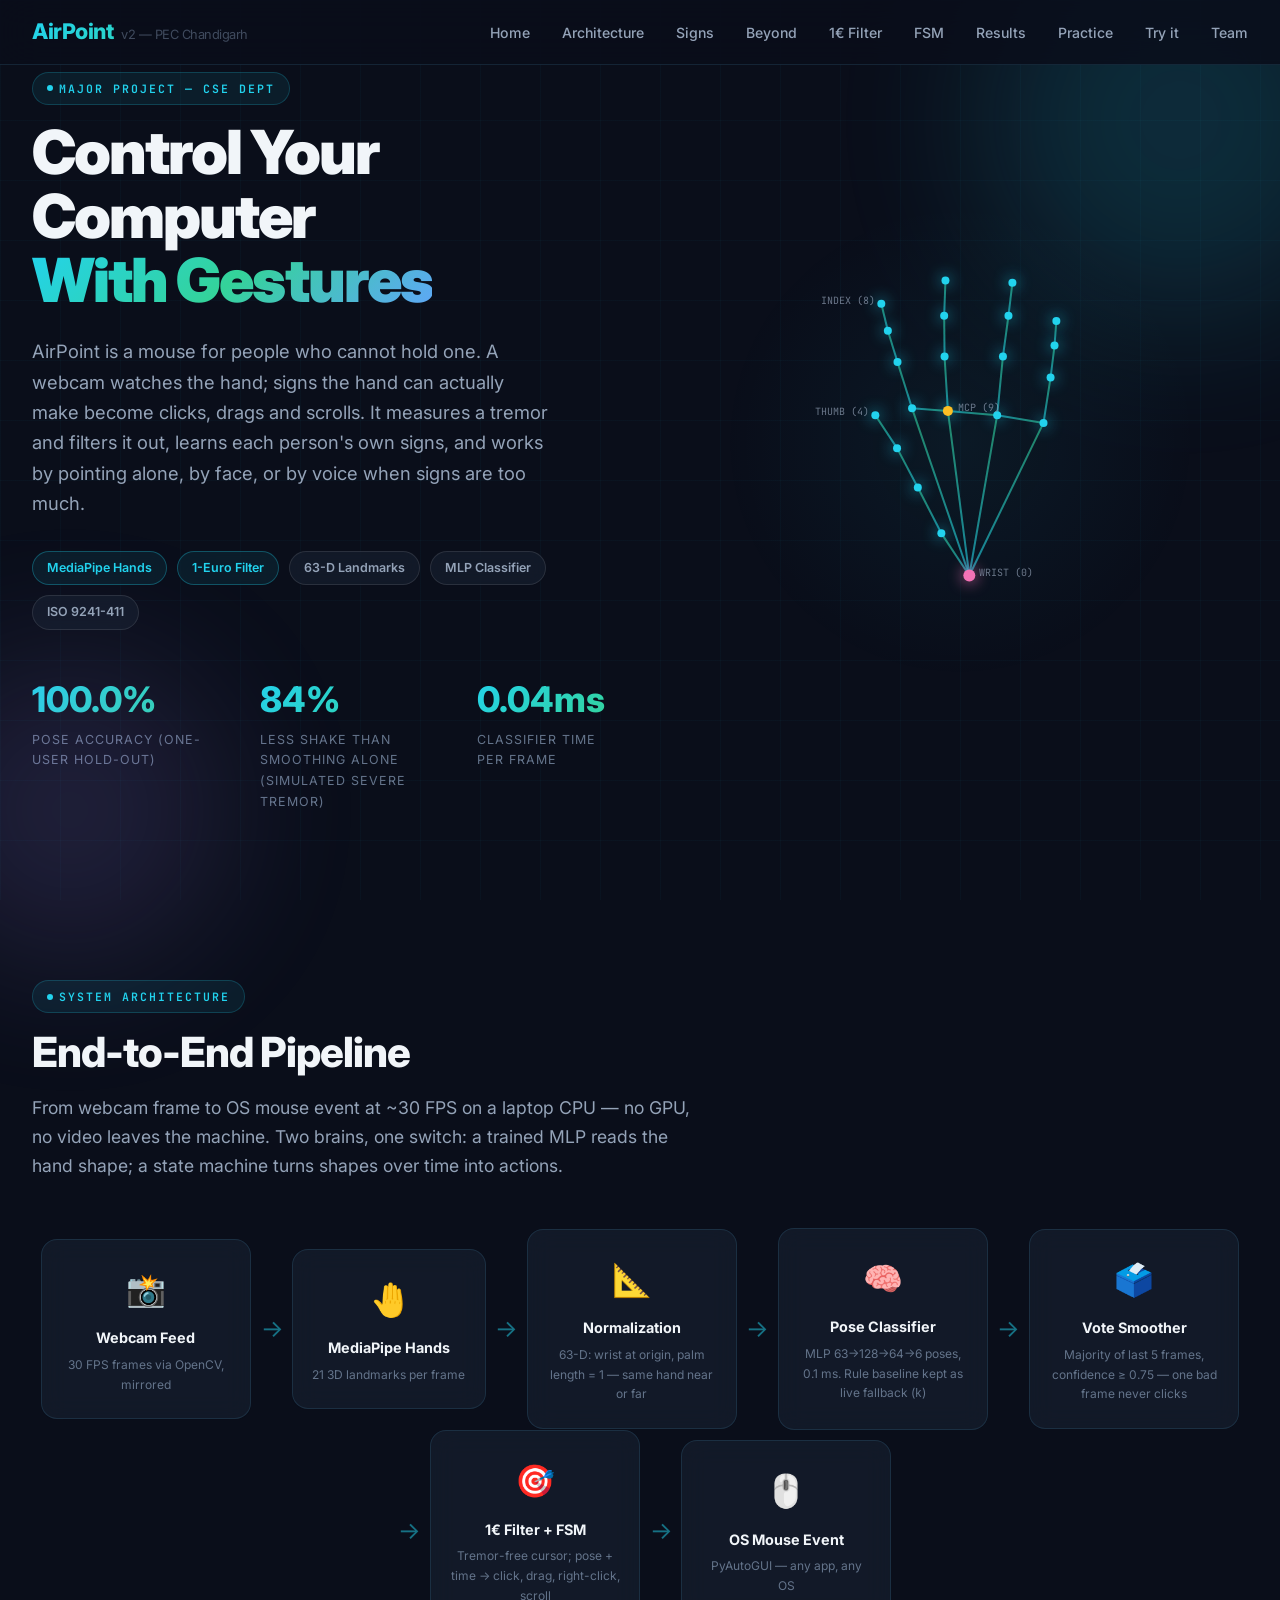
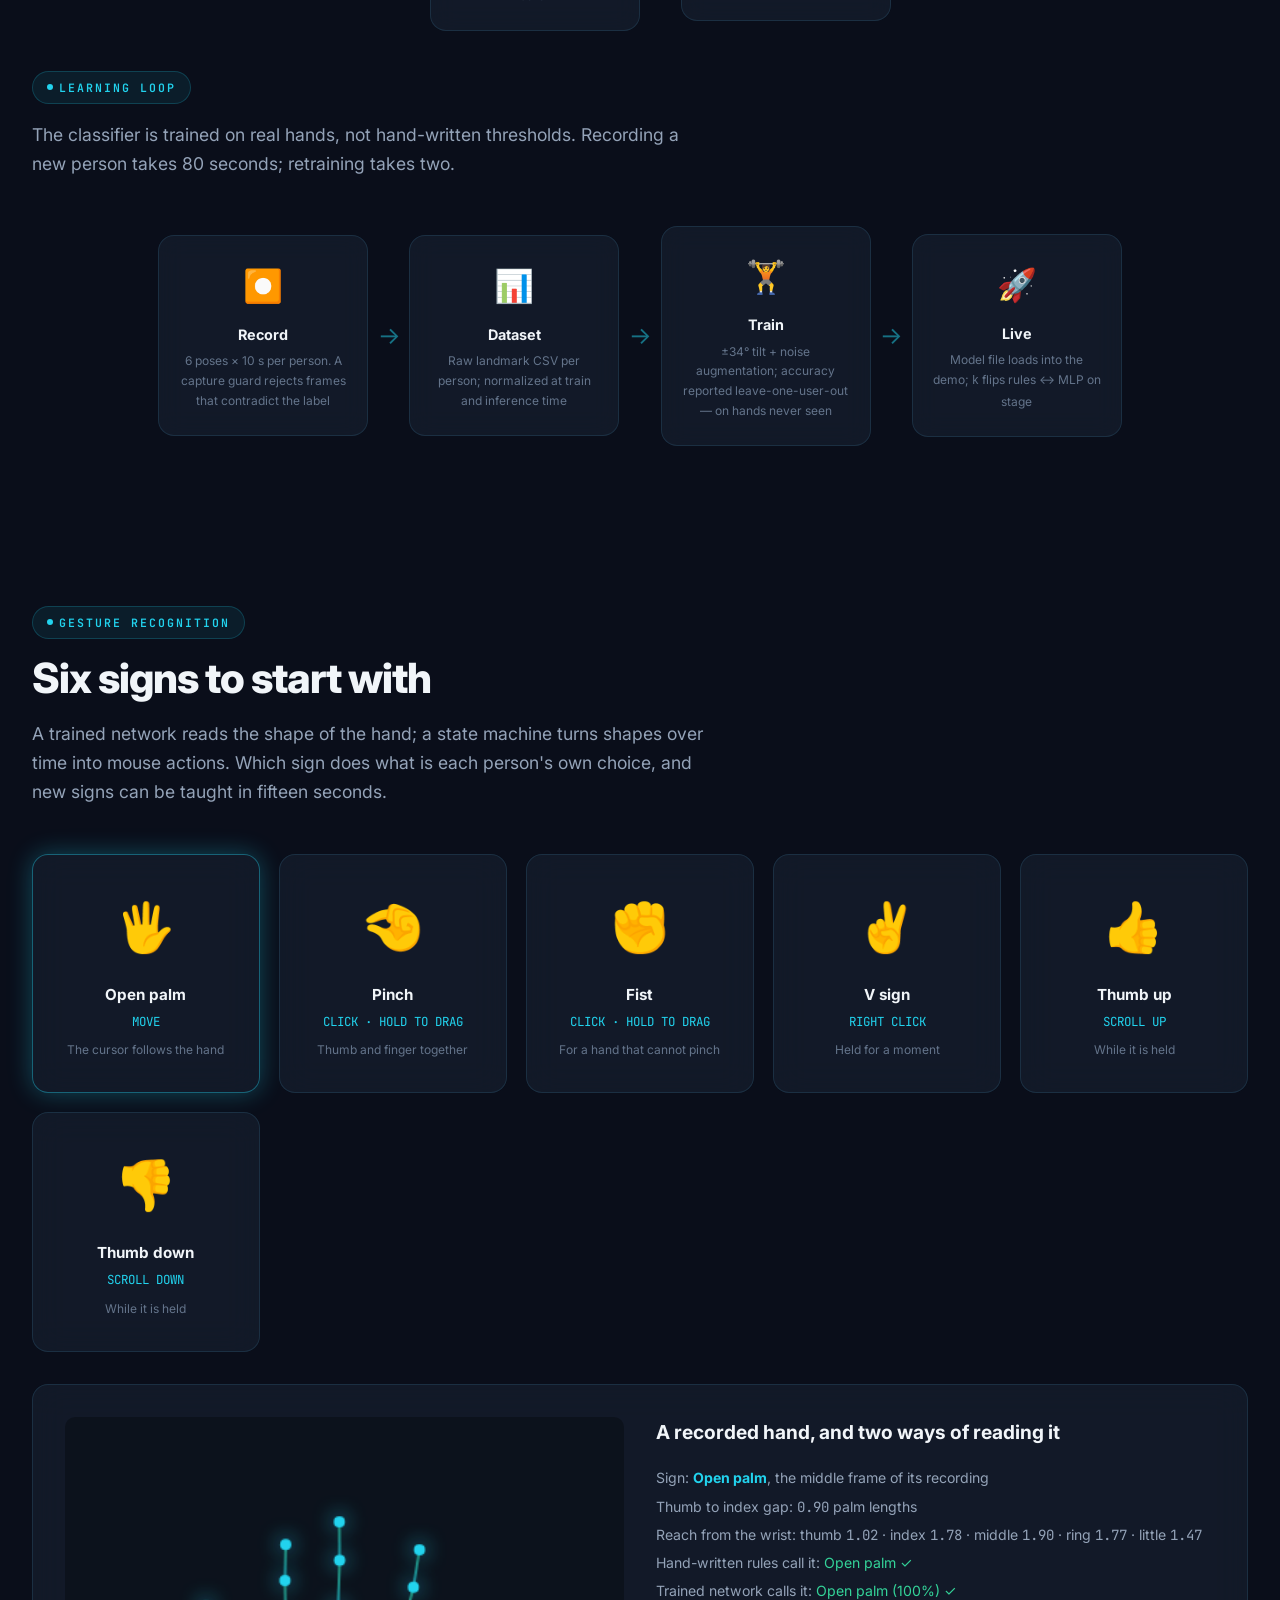
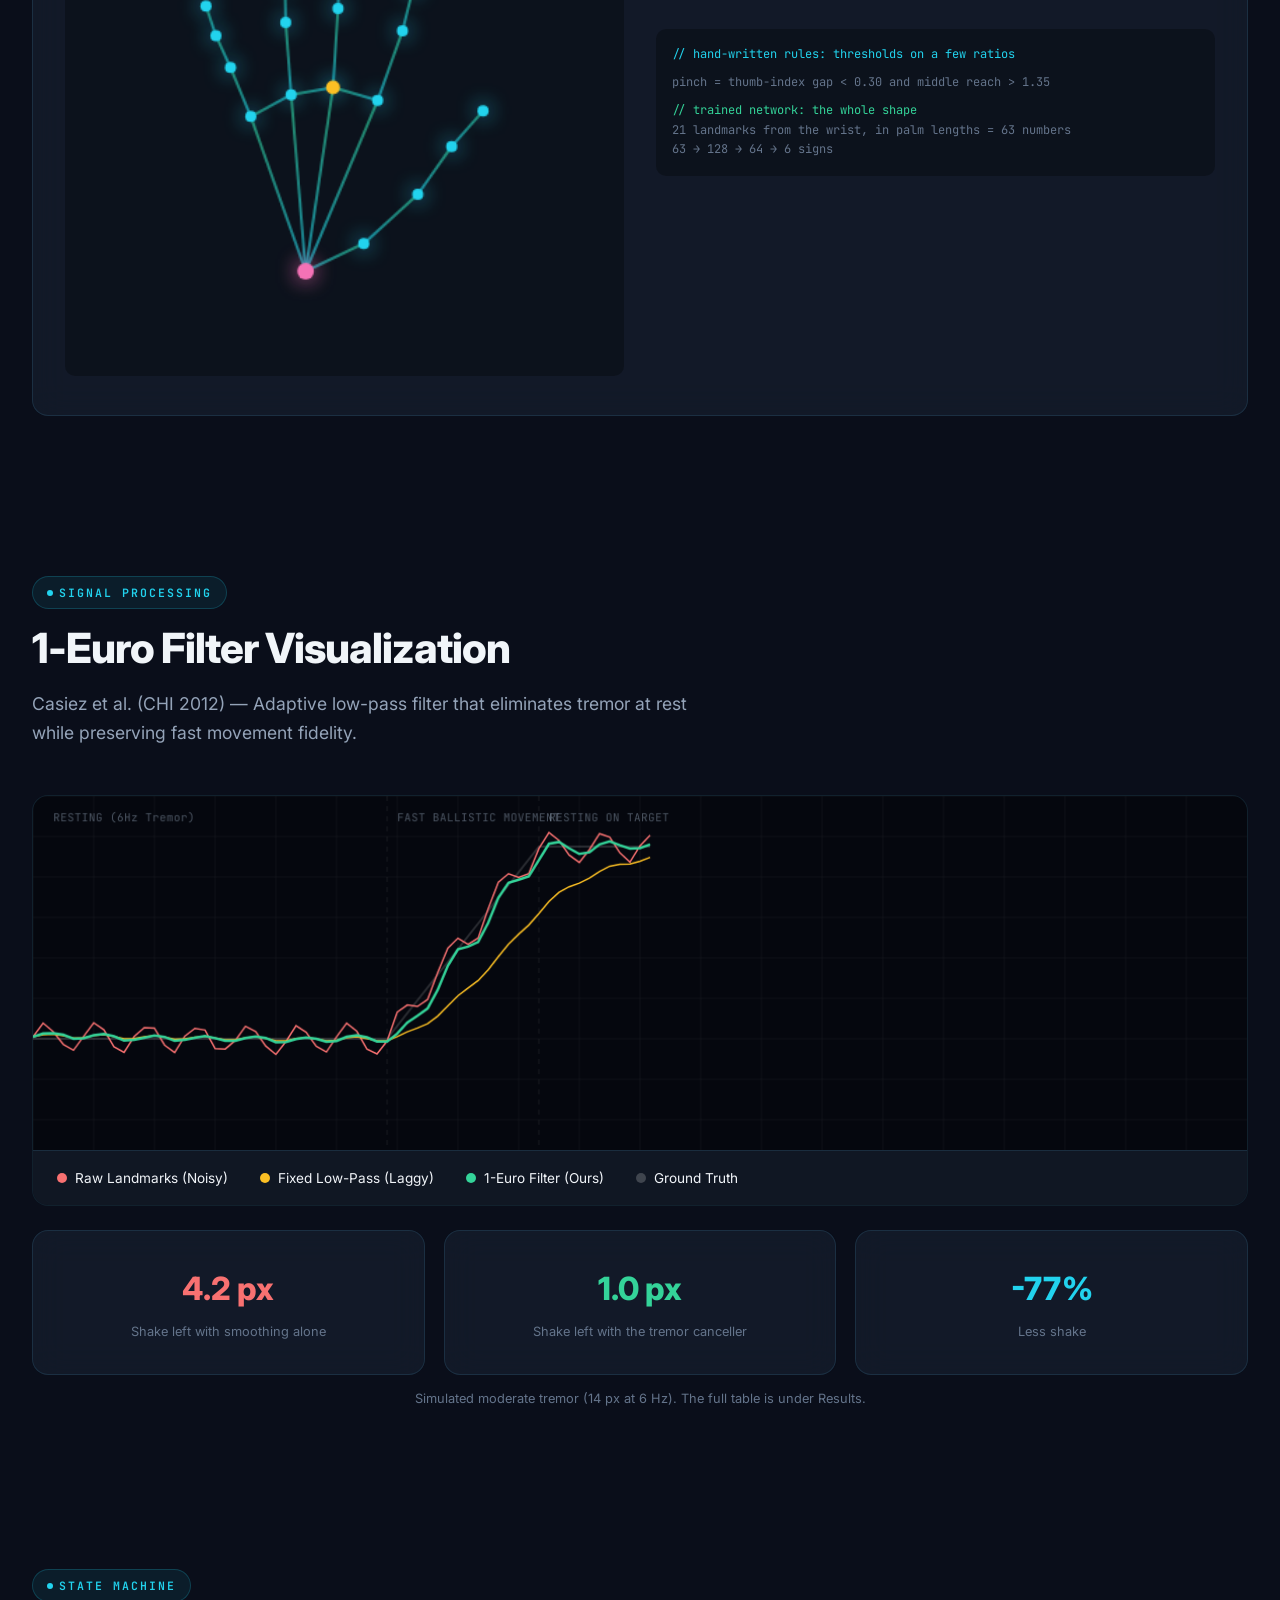
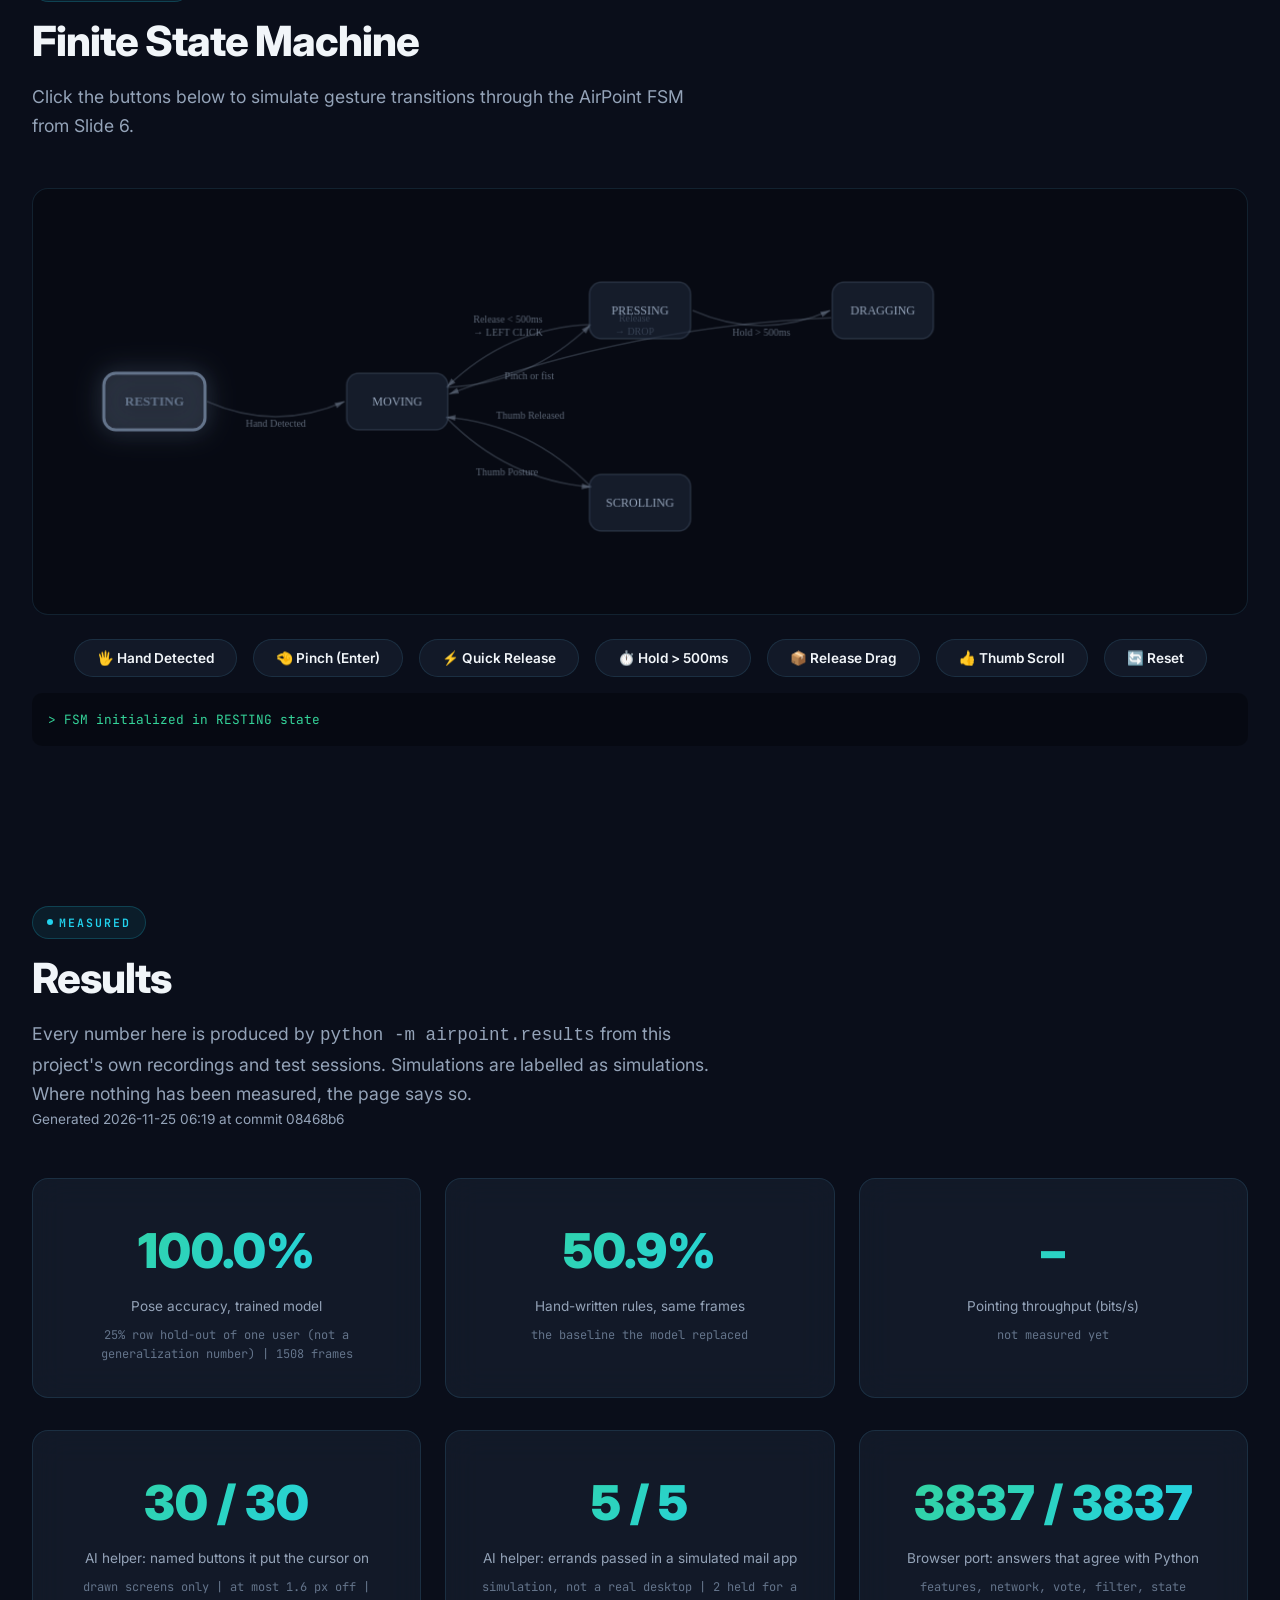
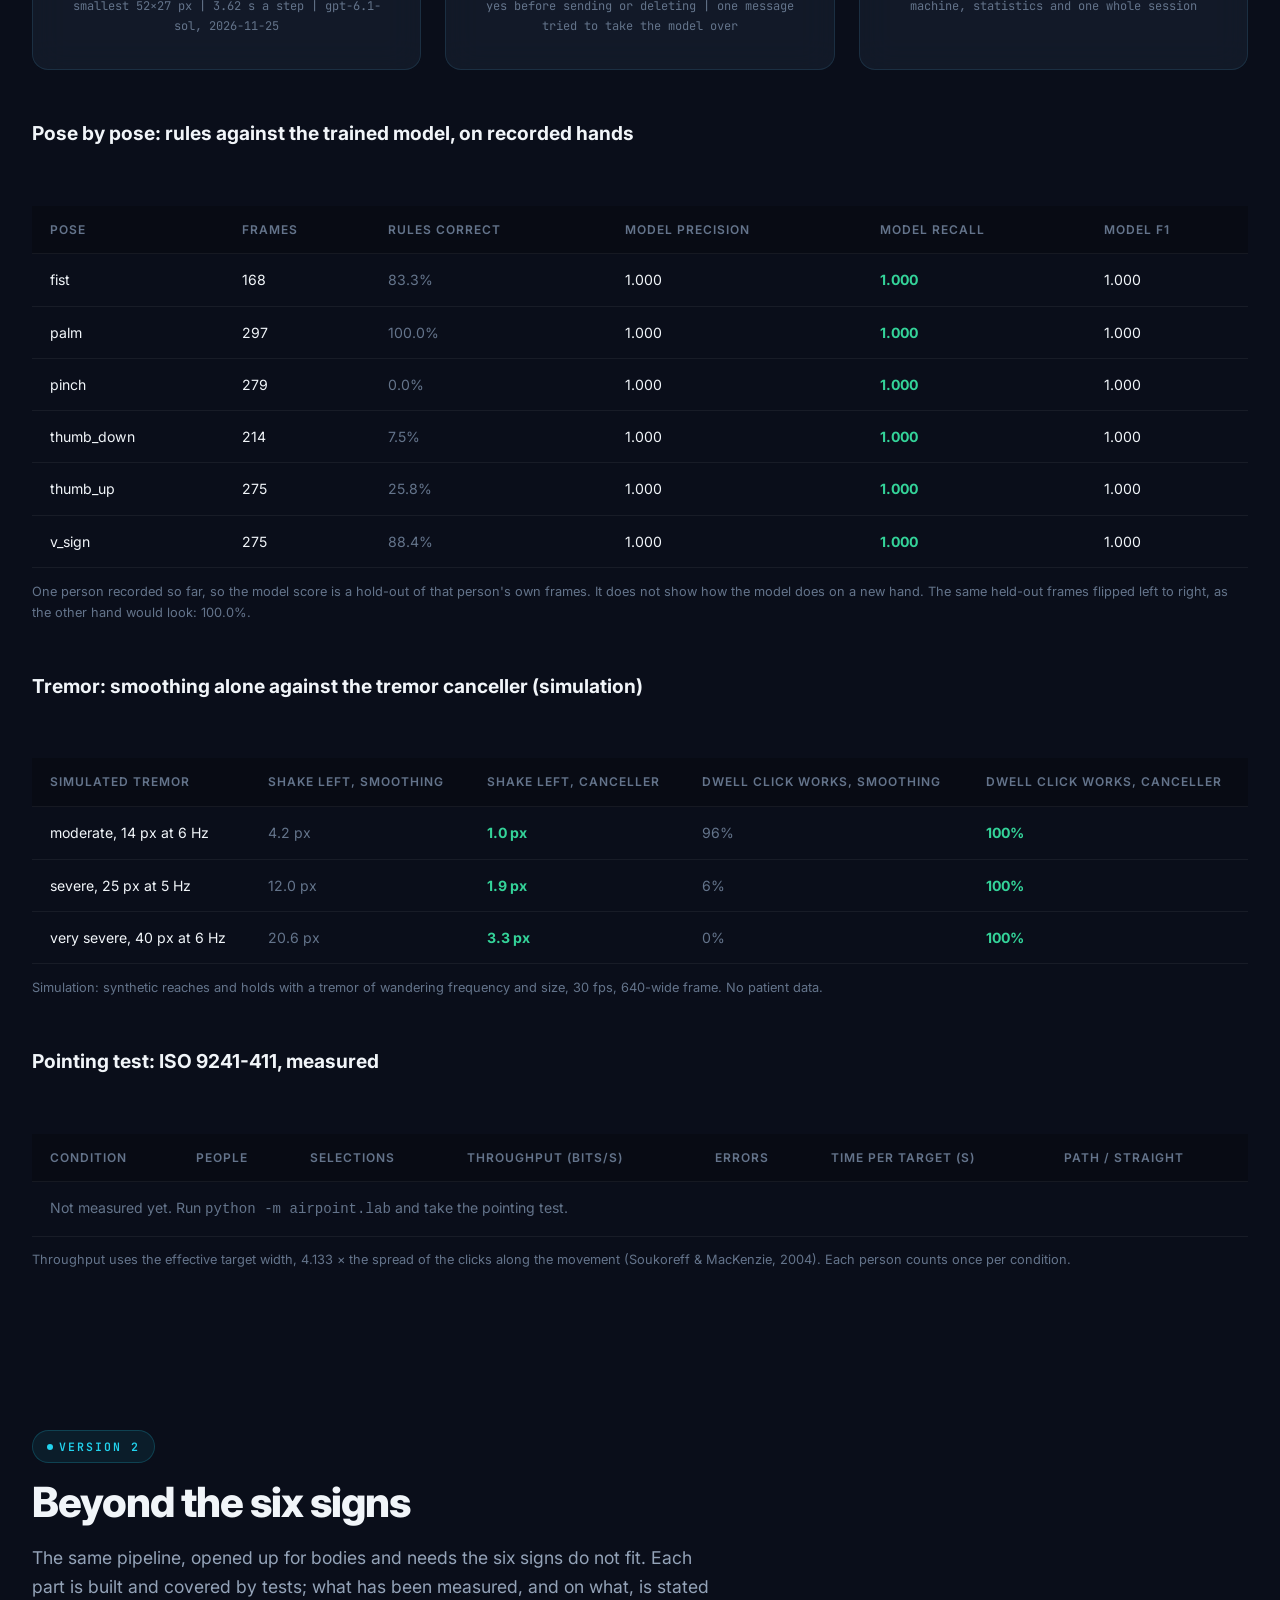
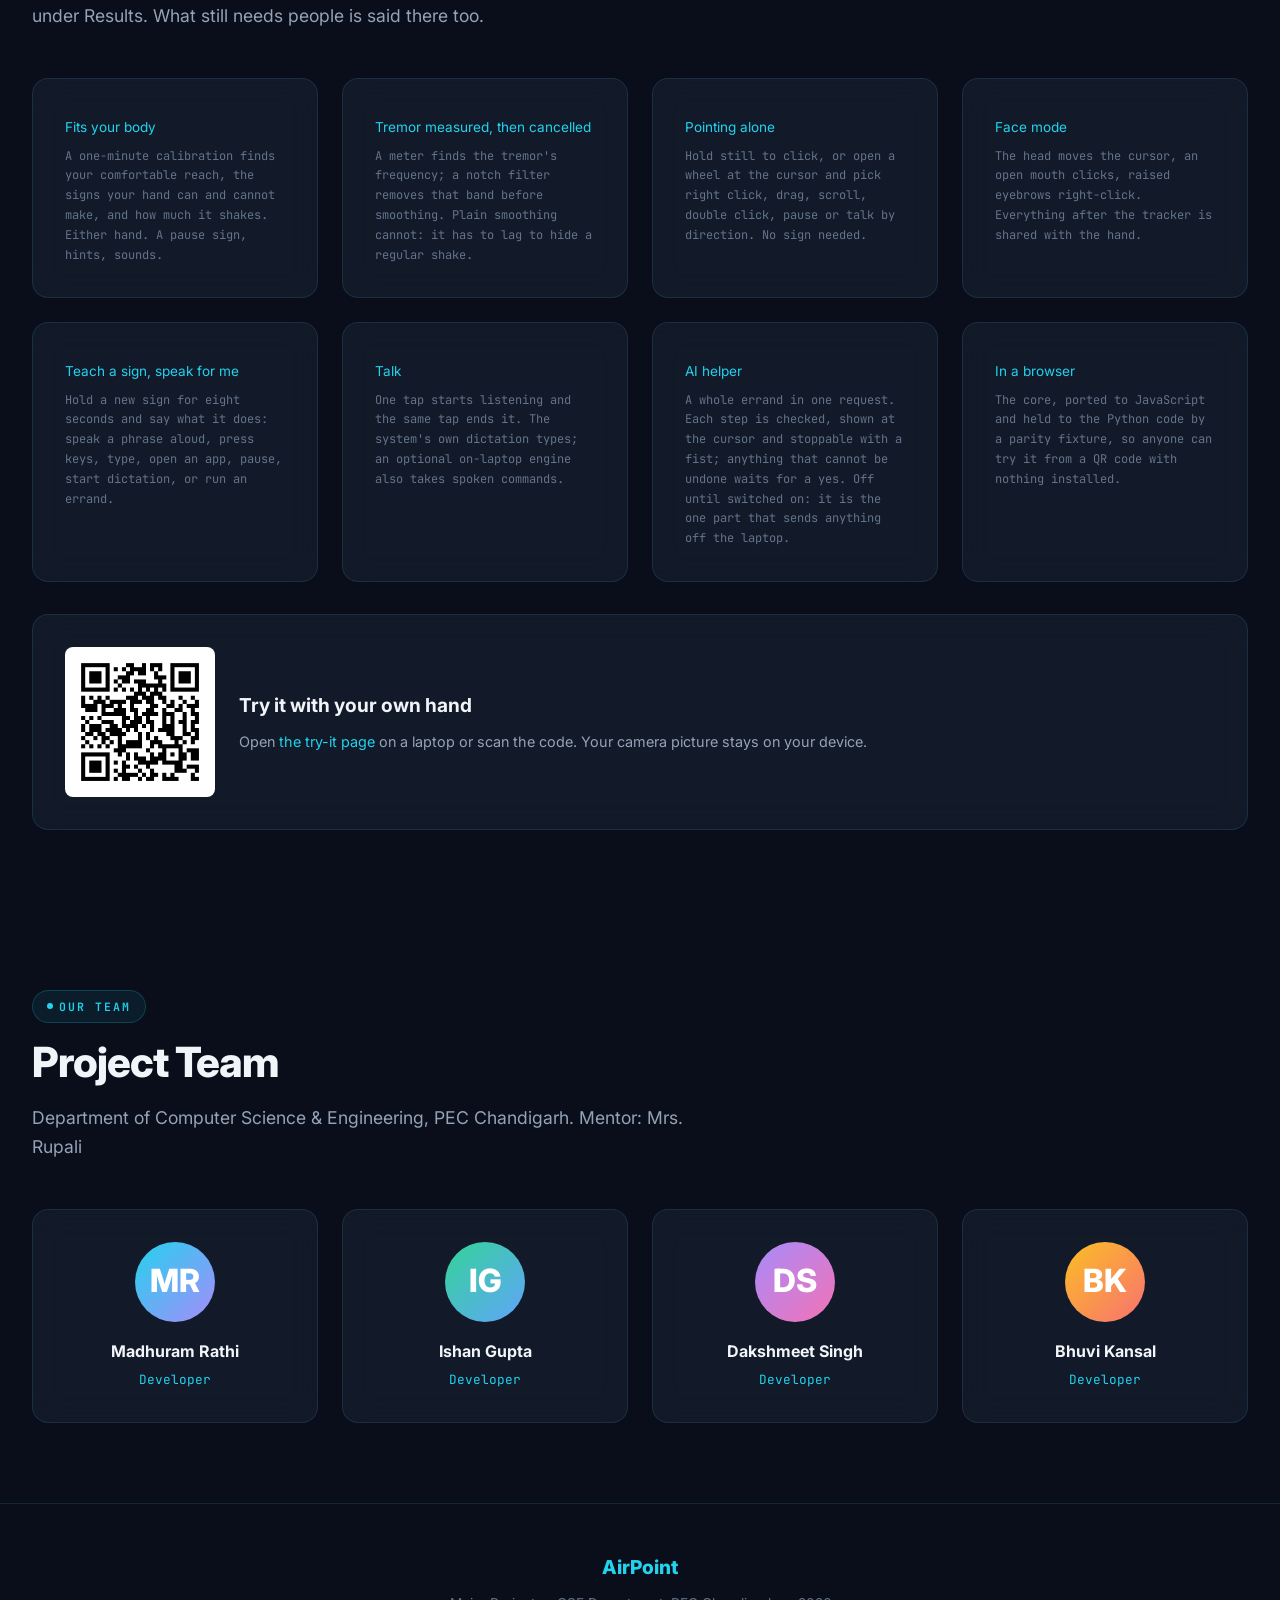
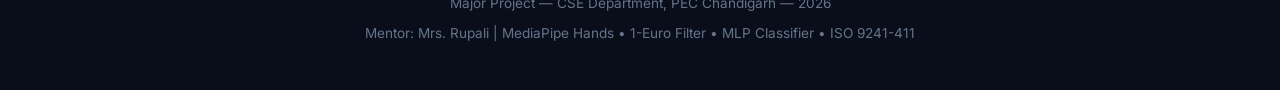
<file: index.html>
<!DOCTYPE html>
<html lang="en">
<head>
    <meta charset="UTF-8">
    <meta name="viewport" content="width=device-width, initial-scale=1.0">
    <title>AirPoint — Gesture-Based Virtual Mouse | PEC Chandigarh</title>
    <meta name="description" content="AirPoint: A touchless hand-gesture mouse control system using MediaPipe, 1-Euro Filter, and MLP classification. Major Project, CSE Dept, PEC Chandigarh.">
    <link rel="preconnect" href="https://fonts.googleapis.com">
    <link href="https://fonts.googleapis.com/css2?family=Inter:wght@300;400;500;600;700;800;900&family=JetBrains+Mono:wght@400;500;600&display=swap" rel="stylesheet">
    <style>
        /* ===== CSS RESET & DESIGN TOKENS ===== */
        *, *::before, *::after { margin:0; padding:0; box-sizing:border-box; }
        :root {
            --bg-primary: #0a0e1a;
            --bg-secondary: #111827;
            --bg-card: rgba(17, 24, 39, 0.7);
            --bg-glass: rgba(30, 41, 59, 0.45);
            --border-glass: rgba(100, 200, 255, 0.12);
            --accent-cyan: #22d3ee;
            --accent-green: #34d399;
            --accent-blue: #60a5fa;
            --accent-purple: #a78bfa;
            --accent-pink: #f472b6;
            --accent-amber: #fbbf24;
            --accent-red: #f87171;
            --text-primary: #f1f5f9;
            --text-secondary: #94a3b8;
            --text-muted: #64748b;
            --glow-cyan: 0 0 25px rgba(34, 211, 238, 0.3);
            --glow-green: 0 0 25px rgba(52, 211, 153, 0.3);
            --radius: 16px;
            --radius-sm: 10px;
            --font-body: 'Inter', -apple-system, sans-serif;
            --font-mono: 'JetBrains Mono', monospace;
        }
        html { scroll-behavior: smooth; }
        body {
            font-family: var(--font-body);
            background: var(--bg-primary);
            color: var(--text-primary);
            line-height: 1.65;
            overflow-x: hidden;
        }
        a { color: var(--accent-cyan); text-decoration: none; }

        /* ===== GLOBAL BACKGROUND GRID ===== */
        body::before {
            content: '';
            position: fixed; inset: 0;
            background-image:
                linear-gradient(rgba(34,211,238,0.03) 1px, transparent 1px),
                linear-gradient(90deg, rgba(34,211,238,0.03) 1px, transparent 1px);
            background-size: 60px 60px;
            z-index: -1;
            pointer-events: none;
        }

        /* ===== NAVIGATION ===== */
        nav {
            position: fixed; top:0; left:0; right:0; z-index:100;
            background: rgba(10, 14, 26, 0.85);
            backdrop-filter: blur(20px);
            border-bottom: 1px solid var(--border-glass);
            padding: 0 2rem;
        }
        .nav-inner {
            max-width: 1280px; margin: 0 auto;
            display: flex; align-items: center; justify-content: space-between;
            height: 64px;
        }
        .nav-logo {
            font-weight: 800; font-size: 1.35rem;
            background: linear-gradient(135deg, var(--accent-cyan), var(--accent-green));
            -webkit-background-clip: text; background-clip: text;
            -webkit-text-fill-color: transparent;
            letter-spacing: -0.5px;
        }
        .nav-logo span { font-weight: 400; opacity: 0.6; font-size: 0.8rem; margin-left: 8px; -webkit-text-fill-color: var(--text-muted); }
        .nav-links { display: flex; gap: 2rem; list-style: none; }
        .nav-links a {
            color: var(--text-secondary); font-size: 0.88rem; font-weight: 500;
            transition: color 0.3s;
        }
        .nav-links a:hover { color: var(--accent-cyan); }

        /* ===== SECTION COMMON ===== */
        section { padding: 5rem 2rem; max-width: 1280px; margin: 0 auto; }
        .section-badge {
            display: inline-flex; align-items: center; gap: 6px;
            font-family: var(--font-mono); font-size: 0.72rem; font-weight: 600;
            text-transform: uppercase; letter-spacing: 2px;
            color: var(--accent-cyan); background: rgba(34,211,238,0.08);
            border: 1px solid rgba(34,211,238,0.2);
            padding: 6px 14px; border-radius: 999px;
            margin-bottom: 1rem;
        }
        .section-badge::before { content: ''; width: 6px; height: 6px; border-radius: 50%; background: var(--accent-cyan); animation: pulse-dot 2s infinite; }
        @keyframes pulse-dot { 0%,100%{ opacity: 1; } 50%{ opacity: 0.3; } }
        .section-title {
            font-size: 2.6rem; font-weight: 800; letter-spacing: -1px;
            line-height: 1.15; margin-bottom: 1rem;
        }
        .section-subtitle { font-size: 1.1rem; color: var(--text-secondary); max-width: 680px; }

        /* ===== HERO ===== */
        #hero {
            min-height: 100vh; display: flex; align-items: center;
            padding-top: 64px; position: relative;
        }
        .hero-grid { display: grid; grid-template-columns: 1fr 1fr; gap: 4rem; align-items: center; width: 100%; }
        .hero-text h1 {
            font-size: 3.8rem; font-weight: 900; letter-spacing: -2px; line-height: 1.05;
            margin-bottom: 1.5rem;
        }
        .hero-text h1 .gradient {
            background: linear-gradient(135deg, var(--accent-cyan), var(--accent-green), var(--accent-blue));
            -webkit-background-clip: text; background-clip: text; -webkit-text-fill-color: transparent;
        }
        .hero-text p { font-size: 1.15rem; color: var(--text-secondary); margin-bottom: 2rem; max-width: 520px; }
        .hero-badges { display: flex; flex-wrap: wrap; gap: 10px; margin-bottom: 2.5rem; }
        .hero-badge {
            font-size: 0.78rem; font-weight: 600; padding: 6px 14px;
            border-radius: 999px; border: 1px solid rgba(255,255,255,0.1);
            background: var(--bg-glass); backdrop-filter: blur(8px);
            color: var(--text-secondary);
        }
        .hero-badge.active { border-color: rgba(34,211,238,0.3); color: var(--accent-cyan); background: rgba(34,211,238,0.08); }
        .hero-stats { display: flex; gap: 2.5rem; }
        .hero-stat .num {
            font-size: 2.2rem; font-weight: 800;
            background: linear-gradient(135deg, var(--accent-cyan), var(--accent-green));
            -webkit-background-clip: text; background-clip: text; -webkit-text-fill-color: transparent;
        }
        .hero-stat .label { font-size: 0.78rem; color: var(--text-muted); text-transform: uppercase; letter-spacing: 1px; margin-top: 2px; }

        /* Hero Visual */
        .hero-visual { position: relative; display: flex; justify-content: center; align-items: center; }
        .hero-canvas-container {
            width: 480px; height: 480px; position: relative;
            border-radius: 50%;
            background: radial-gradient(circle, rgba(34,211,238,0.06), transparent 70%);
        }
        #heroCanvas { width: 100%; height: 100%; }

        /* Floating orbs behind hero */
        .orb {
            position: absolute; border-radius: 50%; filter: blur(80px); opacity: 0.15; animation: float 8s ease-in-out infinite;
        }
        .orb-1 { width: 400px; height: 400px; background: var(--accent-cyan); top: -80px; right: -100px; animation-delay: 0s; }
        .orb-2 { width: 300px; height: 300px; background: var(--accent-purple); bottom: -60px; left: -80px; animation-delay: 3s; }
        @keyframes float { 0%,100%{ transform: translateY(0); } 50%{ transform: translateY(-30px); } }

        /* ===== GLASS CARD ===== */
        .glass-card {
            background: var(--bg-glass);
            backdrop-filter: blur(16px);
            border: 1px solid var(--border-glass);
            border-radius: var(--radius);
            padding: 2rem;
            transition: transform 0.3s, box-shadow 0.3s, border-color 0.3s;
        }
        .glass-card:hover {
            transform: translateY(-4px);
            border-color: rgba(34,211,238,0.25);
            box-shadow: var(--glow-cyan);
        }

        /* ===== ARCHITECTURE SECTION ===== */
        .pipeline-flow {
            display: flex; align-items: center; gap: 0; flex-wrap: wrap;
            margin-top: 3rem; justify-content: center;
        }
        .pipeline-step {
            flex: 0 0 auto; text-align: center; padding: 1.5rem 1.2rem;
            background: var(--bg-glass); backdrop-filter: blur(12px);
            border: 1px solid var(--border-glass); border-radius: var(--radius);
            min-width: 160px; max-width: 210px;
            transition: all 0.3s;
        }
        .pipeline-step:hover { border-color: rgba(34,211,238,0.35); transform: translateY(-6px); box-shadow: var(--glow-cyan); }
        .pipeline-step .icon { font-size: 2rem; margin-bottom: 0.6rem; }
        .pipeline-step .step-title { font-weight: 700; font-size: 0.9rem; margin-bottom: 0.3rem; }
        .pipeline-step .step-desc { font-size: 0.75rem; color: var(--text-muted); }
        .pipeline-arrow {
            font-size: 1.5rem; color: var(--accent-cyan); padding: 0 0.6rem;
            opacity: 0.5; flex-shrink: 0;
        }

        /* ===== GESTURES SECTION ===== */
        .gestures-grid { display: grid; grid-template-columns: repeat(5, 1fr); gap: 1.2rem; margin-top: 3rem; }
        .gesture-card {
            text-align: center; padding: 2rem 1rem;
            cursor: pointer; position: relative; overflow: hidden;
        }
        .gesture-card.active { border-color: rgba(34,211,238,0.4); box-shadow: var(--glow-cyan); }
        .gesture-card .gesture-icon { font-size: 3rem; margin-bottom: 1rem; filter: saturate(1.2); }
        .gesture-card .gesture-name { font-weight: 700; font-size: 0.95rem; margin-bottom: 0.3rem; }
        .gesture-card .gesture-action { font-size: 0.78rem; color: var(--accent-cyan); font-family: var(--font-mono); }
        .gesture-card .gesture-desc { font-size: 0.75rem; color: var(--text-muted); margin-top: 0.5rem; }
        .gesture-detail-panel {
            margin-top: 2rem; padding: 2rem;
            display: grid; grid-template-columns: 1fr 1fr; gap: 2rem;
        }
        .gesture-detail-panel canvas { width: 100%; border-radius: var(--radius-sm); background: rgba(0,0,0,0.3); }

        /* ===== FILTER SECTION ===== */
        .filter-demo-container { margin-top: 3rem; }
        .filter-canvas-wrap {
            background: rgba(0,0,0,0.35); border-radius: var(--radius);
            border: 1px solid var(--border-glass); overflow: hidden;
        }
        #filterCanvas { width: 100%; display: block; }
        .filter-legend {
            display: flex; gap: 2rem; padding: 1rem 1.5rem;
            background: var(--bg-glass); border-top: 1px solid var(--border-glass);
        }
        .legend-item { display: flex; align-items: center; gap: 8px; font-size: 0.85rem; }
        .legend-dot { width: 10px; height: 10px; border-radius: 50%; }

        /* ===== FSM SECTION ===== */
        .fsm-container { margin-top: 3rem; }
        #fsmCanvas { width: 100%; display: block; border-radius: var(--radius); background: rgba(0,0,0,0.25); border: 1px solid var(--border-glass); }
        .fsm-controls {
            display: flex; gap: 1rem; margin-top: 1.5rem; flex-wrap: wrap; justify-content: center;
        }
        .fsm-btn {
            padding: 10px 22px; border-radius: 999px; border: 1px solid var(--border-glass);
            background: var(--bg-glass); color: var(--text-primary); font-family: var(--font-body);
            font-weight: 600; font-size: 0.85rem; cursor: pointer; transition: all 0.3s;
        }
        .fsm-btn:hover { border-color: var(--accent-cyan); color: var(--accent-cyan); box-shadow: var(--glow-cyan); }
        .fsm-btn.active { background: rgba(34,211,238,0.15); border-color: var(--accent-cyan); color: var(--accent-cyan); }

        /* ===== RESULTS SECTION ===== */
        .results-grid { display: grid; grid-template-columns: repeat(3, 1fr); gap: 1.5rem; margin-top: 3rem; }
        .result-card { text-align: center; }
        .result-card .result-value {
            font-size: 3rem; font-weight: 900;
            background: linear-gradient(135deg, var(--accent-green), var(--accent-cyan));
            -webkit-background-clip: text; background-clip: text; -webkit-text-fill-color: transparent;
        }
        .result-card .result-label { font-size: 0.85rem; color: var(--text-secondary); margin-top: 0.3rem; }
        .result-card .result-sub { font-size: 0.75rem; color: var(--text-muted); margin-top: 0.5rem; font-family: var(--font-mono); }

        /* Comparison Table */
        .comparison-table { width: 100%; margin-top: 2.5rem; border-collapse: collapse; }
        .comparison-table th, .comparison-table td {
            padding: 14px 18px; text-align: left; border-bottom: 1px solid rgba(255,255,255,0.06);
            font-size: 0.88rem;
        }
        .comparison-table th {
            font-weight: 600; font-size: 0.75rem; text-transform: uppercase;
            letter-spacing: 1px; color: var(--text-muted);
            background: rgba(0,0,0,0.2);
        }
        .comparison-table tr:hover td { background: rgba(34,211,238,0.04); }
        .comparison-table .highlight { color: var(--accent-green); font-weight: 700; }
        .comparison-table .dimmed { color: var(--text-muted); }

        /* ===== TEAM SECTION ===== */
        .team-grid { display: grid; grid-template-columns: repeat(4, 1fr); gap: 1.5rem; margin-top: 3rem; }
        .team-card { text-align: center; padding: 2rem 1rem; }
        .team-avatar {
            width: 80px; height: 80px; border-radius: 50%; margin: 0 auto 1rem;
            display: flex; align-items: center; justify-content: center;
            font-size: 2rem; font-weight: 800;
            background: linear-gradient(135deg, var(--accent-cyan), var(--accent-purple));
            color: white;
        }
        .team-card .name { font-weight: 700; font-size: 1rem; }
        .team-card .role { font-size: 0.8rem; color: var(--accent-cyan); font-family: var(--font-mono); margin-top: 0.3rem; }

        /* ===== FOOTER ===== */
        footer {
            text-align: center; padding: 3rem 2rem; border-top: 1px solid var(--border-glass);
            color: var(--text-muted); font-size: 0.85rem; max-width: 1280px; margin: 0 auto;
        }
        footer .footer-logo { font-size: 1.2rem; font-weight: 800; color: var(--accent-cyan); margin-bottom: 0.5rem; }

        /* ===== ANIMATIONS ===== */
        .fade-in {
            opacity: 0; transform: translateY(30px);
            transition: opacity 0.7s, transform 0.7s;
        }
        .fade-in.visible { opacity: 1; transform: translateY(0); }

        /* ===== RESPONSIVE ===== */
        @media (max-width: 900px) {
            .hero-grid { grid-template-columns: 1fr; text-align: center; }
            .hero-text h1 { font-size: 2.5rem; }
            .hero-visual { display: none; }
            .gestures-grid { grid-template-columns: repeat(2, 1fr); }
            .results-grid { grid-template-columns: 1fr; }
            .team-grid { grid-template-columns: repeat(2, 1fr); }
            .pipeline-flow { flex-direction: column; }
            .pipeline-arrow { transform: rotate(90deg); }
            .gesture-detail-panel { grid-template-columns: 1fr; }
            .nav-links { display: none; }
        }
    </style>
</head>
<body>

<!-- ===== NAVIGATION ===== -->
<nav>
    <div class="nav-inner">
        <div class="nav-logo">AirPoint<span>v2 — PEC Chandigarh</span></div>
        <ul class="nav-links">
            <li><a href="#hero">Home</a></li>
            <li><a href="#architecture">Architecture</a></li>
            <li><a href="#gestures">Signs</a></li>
            <li><a href="#more">Beyond</a></li>
            <li><a href="#filter">1€ Filter</a></li>
            <li><a href="#fsm">FSM</a></li>
            <li><a href="#results">Results</a></li>
            <li><a href="lab/index.html">Practice</a></li>
            <li><a href="try/">Try it</a></li>
            <li><a href="#team">Team</a></li>
        </ul>
    </div>
</nav>

<!-- ===== HERO ===== -->
<section id="hero">
    <div class="orb orb-1"></div>
    <div class="orb orb-2"></div>
    <div class="hero-grid">
        <div class="hero-text">
            <div class="section-badge">Major Project — CSE Dept</div>
            <h1>Control Your Computer<br><span class="gradient">With Gestures</span></h1>
            <p>AirPoint is a mouse for people who cannot hold one. A webcam watches the hand; signs the hand can actually make become clicks, drags and scrolls. It measures a tremor and filters it out, learns each person's own signs, and works by pointing alone, by face, or by voice when signs are too much.</p>
            <div class="hero-badges">
                <span class="hero-badge active">MediaPipe Hands</span>
                <span class="hero-badge active">1-Euro Filter</span>
                <span class="hero-badge">63-D Landmarks</span>
                <span class="hero-badge">MLP Classifier</span>
                <span class="hero-badge">ISO 9241-411</span>
            </div>
            <div class="hero-stats">
                <div class="hero-stat"><div class="num" id="stat-acc">–</div><div class="label" id="stat-acc-label">Pose accuracy</div></div>
                <div class="hero-stat"><div class="num" id="stat-jitter">–</div><div class="label">Less shake than smoothing alone<br>(simulated severe tremor)</div></div>
                <div class="hero-stat"><div class="num" id="stat-latency">–</div><div class="label">Classifier time per frame</div></div>
            </div>
        </div>
        <div class="hero-visual">
            <div class="hero-canvas-container">
                <canvas id="heroCanvas" width="480" height="480"></canvas>
            </div>
        </div>
    </div>
</section>

<!-- ===== ARCHITECTURE ===== -->
<section id="architecture">
    <div class="fade-in">
        <div class="section-badge">System Architecture</div>
        <h2 class="section-title">End-to-End Pipeline</h2>
        <p class="section-subtitle">From webcam frame to OS mouse event at ~30 FPS on a laptop CPU — no GPU, no video leaves the machine. Two brains, one switch: a trained MLP reads the hand shape; a state machine turns shapes over time into actions.</p>
    </div>
    <div class="pipeline-flow fade-in">
        <div class="pipeline-step">
            <div class="icon">📸</div>
            <div class="step-title">Webcam Feed</div>
            <div class="step-desc">30 FPS frames via OpenCV, mirrored</div>
        </div>
        <div class="pipeline-arrow">→</div>
        <div class="pipeline-step">
            <div class="icon">🤚</div>
            <div class="step-title">MediaPipe Hands</div>
            <div class="step-desc">21 3D landmarks per frame</div>
        </div>
        <div class="pipeline-arrow">→</div>
        <div class="pipeline-step">
            <div class="icon">📐</div>
            <div class="step-title">Normalization</div>
            <div class="step-desc">63-D: wrist at origin, palm length = 1 — same hand near or far</div>
        </div>
        <div class="pipeline-arrow">→</div>
        <div class="pipeline-step">
            <div class="icon">🧠</div>
            <div class="step-title">Pose Classifier</div>
            <div class="step-desc">MLP 63→128→64→6 poses, 0.1 ms. Rule baseline kept as live fallback (<code>k</code>)</div>
        </div>
        <div class="pipeline-arrow">→</div>
        <div class="pipeline-step">
            <div class="icon">🗳️</div>
            <div class="step-title">Vote Smoother</div>
            <div class="step-desc">Majority of last 5 frames, confidence ≥ 0.75 — one bad frame never clicks</div>
        </div>
        <div class="pipeline-arrow">→</div>
        <div class="pipeline-step">
            <div class="icon">🎯</div>
            <div class="step-title">1€ Filter + FSM</div>
            <div class="step-desc">Tremor-free cursor; pose + time → click, drag, right-click, scroll</div>
        </div>
        <div class="pipeline-arrow">→</div>
        <div class="pipeline-step">
            <div class="icon">🖱️</div>
            <div class="step-title">OS Mouse Event</div>
            <div class="step-desc">PyAutoGUI — any app, any OS</div>
        </div>
    </div>
    <div class="fade-in" style="margin-top:2.5rem;">
        <div class="section-badge">Learning Loop</div>
        <p class="section-subtitle">The classifier is trained on real hands, not hand-written thresholds. Recording a new person takes 80 seconds; retraining takes two.</p>
    </div>
    <div class="pipeline-flow fade-in">
        <div class="pipeline-step">
            <div class="icon">⏺️</div>
            <div class="step-title">Record</div>
            <div class="step-desc">6 poses × 10 s per person. A capture guard rejects frames that contradict the label</div>
        </div>
        <div class="pipeline-arrow">→</div>
        <div class="pipeline-step">
            <div class="icon">📊</div>
            <div class="step-title">Dataset</div>
            <div class="step-desc">Raw landmark CSV per person; normalized at train and inference time</div>
        </div>
        <div class="pipeline-arrow">→</div>
        <div class="pipeline-step">
            <div class="icon">🏋️</div>
            <div class="step-title">Train</div>
            <div class="step-desc">±34° tilt + noise augmentation; accuracy reported leave-one-user-out — on hands never seen</div>
        </div>
        <div class="pipeline-arrow">→</div>
        <div class="pipeline-step">
            <div class="icon">🚀</div>
            <div class="step-title">Live</div>
            <div class="step-desc">Model file loads into the demo; <code>k</code> flips rules ↔ MLP on stage</div>
        </div>
    </div>
</section>

<!-- ===== GESTURES ===== -->
<section id="gestures">
    <div class="fade-in">
        <div class="section-badge">Gesture Recognition</div>
        <h2 class="section-title">Six signs to start with</h2>
        <p class="section-subtitle">A trained network reads the shape of the hand; a state machine turns shapes over time into mouse actions. Which sign does what is each person's own choice, and new signs can be taught in fifteen seconds.</p>
    </div>
    <div class="gestures-grid fade-in">
        <div class="gesture-card glass-card active" data-gesture="0" onclick="selectGesture(0)">
            <div class="gesture-icon">🖐️</div>
            <div class="gesture-name">Open palm</div>
            <div class="gesture-action">MOVE</div>
            <div class="gesture-desc">The cursor follows the hand</div>
        </div>
        <div class="gesture-card glass-card" data-gesture="1" onclick="selectGesture(1)">
            <div class="gesture-icon">🤏</div>
            <div class="gesture-name">Pinch</div>
            <div class="gesture-action">CLICK · HOLD TO DRAG</div>
            <div class="gesture-desc">Thumb and finger together</div>
        </div>
        <div class="gesture-card glass-card" data-gesture="2" onclick="selectGesture(2)">
            <div class="gesture-icon">✊</div>
            <div class="gesture-name">Fist</div>
            <div class="gesture-action">CLICK · HOLD TO DRAG</div>
            <div class="gesture-desc">For a hand that cannot pinch</div>
        </div>
        <div class="gesture-card glass-card" data-gesture="3" onclick="selectGesture(3)">
            <div class="gesture-icon">✌️</div>
            <div class="gesture-name">V sign</div>
            <div class="gesture-action">RIGHT CLICK</div>
            <div class="gesture-desc">Held for a moment</div>
        </div>
        <div class="gesture-card glass-card" data-gesture="4" onclick="selectGesture(4)">
            <div class="gesture-icon">👍</div>
            <div class="gesture-name">Thumb up</div>
            <div class="gesture-action">SCROLL UP</div>
            <div class="gesture-desc">While it is held</div>
        </div>
        <div class="gesture-card glass-card" data-gesture="5" onclick="selectGesture(5)">
            <div class="gesture-icon">👎</div>
            <div class="gesture-name">Thumb down</div>
            <div class="gesture-action">SCROLL DOWN</div>
            <div class="gesture-desc">While it is held</div>
        </div>
    </div>

    <!-- Interactive Hand Landmark Canvas -->
    <div class="gesture-detail-panel glass-card fade-in" id="gestureDetailPanel">
        <div>
            <canvas id="gestureCanvas" width="400" height="400"></canvas>
        </div>
        <div>
            <h3 style="font-size:1.2rem; margin-bottom:1rem;">A recorded hand, and two ways of reading it</h3>
            <div id="gestureInfo" style="font-size:0.88rem; color:var(--text-secondary); line-height:2;">
                <div>Not measured yet. Run <code>python -m airpoint.results</code>.</div>
            </div>
            <div style="margin-top:1.5rem; padding:1rem; background:rgba(0,0,0,0.3); border-radius:var(--radius-sm); font-family:var(--font-mono); font-size:0.75rem; color:var(--text-muted);">
                <div style="color:var(--accent-cyan); margin-bottom:0.5rem;">// hand-written rules: thresholds on a few ratios</div>
                <div>pinch = thumb-index gap &lt; 0.30 and middle reach &gt; 1.35</div>
                <div style="margin-top:8px; color:var(--accent-green);">// trained network: the whole shape</div>
                <div>21 landmarks from the wrist, in palm lengths = 63 numbers</div>
                <div>63 &rarr; 128 &rarr; 64 &rarr; 6 signs</div>
            </div>
        </div>
    </div>
</section>

<!-- ===== 1-EURO FILTER ===== -->
<section id="filter">
    <div class="fade-in">
        <div class="section-badge">Signal Processing</div>
        <h2 class="section-title">1-Euro Filter Visualization</h2>
        <p class="section-subtitle">Casiez et al. (CHI 2012) — Adaptive low-pass filter that eliminates tremor at rest while preserving fast movement fidelity.</p>
    </div>
    <div class="filter-demo-container fade-in">
        <div class="filter-canvas-wrap">
            <canvas id="filterCanvas" width="1200" height="350"></canvas>
            <div class="filter-legend">
                <div class="legend-item"><div class="legend-dot" style="background:var(--accent-red)"></div>Raw Landmarks (Noisy)</div>
                <div class="legend-item"><div class="legend-dot" style="background:var(--accent-amber)"></div>Fixed Low-Pass (Laggy)</div>
                <div class="legend-item"><div class="legend-dot" style="background:var(--accent-green)"></div>1-Euro Filter (Ours)</div>
                <div class="legend-item"><div class="legend-dot" style="background:rgba(255,255,255,0.2)"></div>Ground Truth</div>
            </div>
        </div>
        <div style="display:grid; grid-template-columns:1fr 1fr 1fr; gap:1.2rem; margin-top:1.5rem;">
            <div class="glass-card" style="text-align:center;">
                <div style="font-size:2rem; font-weight:800; color:var(--accent-red);" id="res-shake-smooth">–</div>
                <div style="font-size:0.8rem; color:var(--text-muted); margin-top:0.3rem;">Shake left with smoothing alone</div>
            </div>
            <div class="glass-card" style="text-align:center;">
                <div style="font-size:2rem; font-weight:800; color:var(--accent-green);" id="res-shake-full">–</div>
                <div style="font-size:0.8rem; color:var(--text-muted); margin-top:0.3rem;">Shake left with the tremor canceller</div>
            </div>
            <div class="glass-card" style="text-align:center;">
                <div style="font-size:2rem; font-weight:800; color:var(--accent-cyan);" id="res-shake-less">–</div>
                <div style="font-size:0.8rem; color:var(--text-muted); margin-top:0.3rem;">Less shake</div>
            </div>
        </div>
        <p style="font-size:0.8rem; color:var(--text-muted); margin-top:0.8rem; text-align:center;">Simulated moderate tremor (14 px at 6 Hz). The full table is under Results.</p>
    </div>
</section>

<!-- ===== FSM ===== -->
<section id="fsm">
    <div class="fade-in">
        <div class="section-badge">State Machine</div>
        <h2 class="section-title">Finite State Machine</h2>
        <p class="section-subtitle">Click the buttons below to simulate gesture transitions through the AirPoint FSM from Slide 6.</p>
    </div>
    <div class="fsm-container fade-in">
        <canvas id="fsmCanvas" width="1200" height="420"></canvas>
        <div class="fsm-controls">
            <button class="fsm-btn" onclick="fsmTransition('hand_detected')">🖐️ Hand Detected</button>
            <button class="fsm-btn" onclick="fsmTransition('pinch_enter')">🤏 Pinch (Enter)</button>
            <button class="fsm-btn" onclick="fsmTransition('pinch_release_short')">⚡ Quick Release</button>
            <button class="fsm-btn" onclick="fsmTransition('hold_500ms')">⏱️ Hold > 500ms</button>
            <button class="fsm-btn" onclick="fsmTransition('pinch_release_long')">📦 Release Drag</button>
            <button class="fsm-btn" onclick="fsmTransition('thumb_scroll')">👍 Thumb Scroll</button>
            <button class="fsm-btn" onclick="fsmTransition('reset')">🔄 Reset</button>
        </div>
        <div id="fsmEventLog" style="margin-top:1rem; padding:1rem; background:rgba(0,0,0,0.3); border-radius:var(--radius-sm); font-family:var(--font-mono); font-size:0.8rem; color:var(--accent-green); max-height:120px; overflow-y:auto;">
            > FSM initialized in RESTING state
        </div>
    </div>
</section>

<!-- ===== RESULTS ===== -->
<section id="results">
    <div class="fade-in">
        <div class="section-badge">Measured</div>
        <h2 class="section-title">Results</h2>
        <p class="section-subtitle">Every number here is produced by <code>python -m airpoint.results</code> from this project's own recordings and test sessions. Simulations are labelled as simulations. Where nothing has been measured, the page says so.</p>
        <p class="section-subtitle" id="res-stamp" style="font-size:0.85rem;"></p>
    </div>
    <div class="glass-card fade-in" id="res-missing" style="display:none; margin-top:2rem; border-color:rgba(248,113,113,0.5);">
        <strong>results.js was not found.</strong> Run <code>venv/bin/python -m airpoint.results</code> in the project folder and reload.
    </div>
    <div class="results-grid fade-in">
        <div class="result-card glass-card">
            <div class="result-value" id="res-mlp-acc">–</div>
            <div class="result-label">Pose accuracy, trained model</div>
            <div class="result-sub" id="res-mlp-sub">not measured yet</div>
        </div>
        <div class="result-card glass-card">
            <div class="result-value" id="res-rule-acc">–</div>
            <div class="result-label">Hand-written rules, same frames</div>
            <div class="result-sub">the baseline the model replaced</div>
        </div>
        <div class="result-card glass-card">
            <div class="result-value" id="res-tp">–</div>
            <div class="result-label">Pointing throughput (bits/s)</div>
            <div class="result-sub" id="res-tp-sub">not measured yet</div>
        </div>
    </div>

    <div class="results-grid fade-in" style="margin-top:2rem;">
        <div class="result-card glass-card">
            <div class="result-value" id="res-helper">–</div>
            <div class="result-label">AI helper: named buttons it put the cursor on</div>
            <div class="result-sub" id="res-helper-sub">not measured yet</div>
        </div>
        <div class="result-card glass-card">
            <div class="result-value" id="res-errands">–</div>
            <div class="result-label">AI helper: errands passed in a simulated mail app</div>
            <div class="result-sub" id="res-errands-sub">not measured yet</div>
        </div>
        <div class="result-card glass-card">
            <div class="result-value" id="res-web">–</div>
            <div class="result-label">Browser port: answers that agree with Python</div>
            <div class="result-sub" id="res-web-sub">not checked yet</div>
        </div>
    </div>

    <div class="fade-in" style="margin-top:3rem;">
        <h3 style="font-size:1.2rem; margin-bottom:1rem;">Pose by pose: rules against the trained model, on recorded hands</h3>
        <div style="overflow-x:auto;">
            <table class="comparison-table">
                <thead><tr><th>Pose</th><th>Frames</th><th>Rules correct</th><th>Model precision</th><th>Model recall</th><th>Model F1</th></tr></thead>
                <tbody id="res-class-body"><tr><td colspan="6" class="dimmed">Not measured yet.</td></tr></tbody>
            </table>
        </div>
        <p style="font-size:0.8rem; color:var(--text-muted); margin-top:0.8rem;" id="res-class-note"></p>
    </div>

    <div class="fade-in" style="margin-top:3rem;">
        <h3 style="font-size:1.2rem; margin-bottom:1rem;">Tremor: smoothing alone against the tremor canceller (simulation)</h3>
        <div style="overflow-x:auto;">
            <table class="comparison-table">
                <thead><tr><th>Simulated tremor</th><th>Shake left, smoothing</th><th>Shake left, canceller</th><th>Dwell click works, smoothing</th><th>Dwell click works, canceller</th></tr></thead>
                <tbody id="res-tremor-body"><tr><td colspan="5" class="dimmed">Not computed yet.</td></tr></tbody>
            </table>
        </div>
        <p style="font-size:0.8rem; color:var(--text-muted); margin-top:0.8rem;" id="res-tremor-note"></p>
    </div>

    <div class="fade-in" style="margin-top:3rem;">
        <h3 style="font-size:1.2rem; margin-bottom:1rem;">Pointing test: ISO 9241-411, measured</h3>
        <div style="overflow-x:auto;">
            <table class="comparison-table">
                <thead><tr><th>Condition</th><th>People</th><th>Selections</th><th>Throughput (bits/s)</th><th>Errors</th><th>Time per target (s)</th><th>Path / straight</th></tr></thead>
                <tbody id="res-point-body"><tr><td colspan="7" class="dimmed">Not measured yet. Run <code>python -m airpoint.lab</code> and take the pointing test.</td></tr></tbody>
            </table>
        </div>
        <p style="font-size:0.8rem; color:var(--text-muted); margin-top:0.8rem;">Throughput uses the effective target width, 4.133 × the spread of the clicks along the movement (Soukoreff &amp; MacKenzie, 2004). Each person counts once per condition.</p>
    </div>
</section>

<!-- ===== BEYOND THE MOUSE ===== -->
<section id="more">
    <div class="fade-in">
        <div class="section-badge">Version 2</div>
        <h2 class="section-title">Beyond the six signs</h2>
        <p class="section-subtitle">The same pipeline, opened up for bodies and needs the six signs do not fit. Each part is built and covered by tests; what has been measured, and on what, is stated under Results. What still needs people is said there too.</p>
    </div>
    <div class="results-grid fade-in" style="grid-template-columns:repeat(auto-fit, minmax(250px, 1fr));">
        <div class="result-card glass-card" style="text-align:left;"><div class="result-label" style="color:var(--accent-cyan);">Fits your body</div><div class="result-sub">A one-minute calibration finds your comfortable reach, the signs your hand can and cannot make, and how much it shakes. Either hand. A pause sign, hints, sounds.</div></div>
        <div class="result-card glass-card" style="text-align:left;"><div class="result-label" style="color:var(--accent-cyan);">Tremor measured, then cancelled</div><div class="result-sub">A meter finds the tremor's frequency; a notch filter removes that band before smoothing. Plain smoothing cannot: it has to lag to hide a regular shake.</div></div>
        <div class="result-card glass-card" style="text-align:left;"><div class="result-label" style="color:var(--accent-cyan);">Pointing alone</div><div class="result-sub">Hold still to click, or open a wheel at the cursor and pick right click, drag, scroll, double click, pause or talk by direction. No sign needed.</div></div>
        <div class="result-card glass-card" style="text-align:left;"><div class="result-label" style="color:var(--accent-cyan);">Face mode</div><div class="result-sub">The head moves the cursor, an open mouth clicks, raised eyebrows right-click. Everything after the tracker is shared with the hand.</div></div>
        <div class="result-card glass-card" style="text-align:left;"><div class="result-label" style="color:var(--accent-cyan);">Teach a sign, speak for me</div><div class="result-sub">Hold a new sign for eight seconds and say what it does: speak a phrase aloud, press keys, type, open an app, pause, start dictation, or run an errand.</div></div>
        <div class="result-card glass-card" style="text-align:left;"><div class="result-label" style="color:var(--accent-cyan);">Talk</div><div class="result-sub">One tap starts listening and the same tap ends it. The system's own dictation types; an optional on-laptop engine also takes spoken commands.</div></div>
        <div class="result-card glass-card" style="text-align:left;"><div class="result-label" style="color:var(--accent-cyan);">AI helper</div><div class="result-sub">A whole errand in one request. Each step is checked, shown at the cursor and stoppable with a fist; anything that cannot be undone waits for a yes. Off until switched on: it is the one part that sends anything off the laptop.</div></div>
        <div class="result-card glass-card" style="text-align:left;"><div class="result-label" style="color:var(--accent-cyan);">In a browser</div><div class="result-sub">The core, ported to JavaScript and held to the Python code by a parity fixture, so anyone can try it from a QR code with nothing installed.</div></div>
    </div>
    <div class="glass-card fade-in" style="margin-top:2rem; display:flex; gap:1.5rem; align-items:center; flex-wrap:wrap;">
        <img src="try/qr.png" alt="QR code for the try-it page" width="150" height="150" style="border-radius:8px; background:#fff;">
        <div style="flex:1; min-width:240px;">
            <h3 style="font-size:1.2rem; margin-bottom:0.5rem;">Try it with your own hand</h3>
            <p style="font-size:0.9rem; color:var(--text-secondary);">Open <a href="try/" style="color:var(--accent-cyan);">the try-it page</a> on a laptop or scan the code. Your camera picture stays on your device.</p>
        </div>
    </div>
</section>

<!-- ===== TEAM ===== -->
<section id="team">
    <div class="fade-in">
        <div class="section-badge">Our Team</div>
        <h2 class="section-title">Project Team</h2>
        <p class="section-subtitle">Department of Computer Science & Engineering, PEC Chandigarh. Mentor: Mrs. Rupali</p>
    </div>
    <div class="team-grid fade-in">
        <div class="team-card glass-card">
            <div class="team-avatar">MR</div>
            <div class="name">Madhuram Rathi</div>
            <div class="role">Developer</div>
        </div>
        <div class="team-card glass-card">
            <div class="team-avatar" style="background:linear-gradient(135deg, var(--accent-green), var(--accent-blue))">IG</div>
            <div class="name">Ishan Gupta</div>
            <div class="role">Developer</div>
        </div>
        <div class="team-card glass-card">
            <div class="team-avatar" style="background:linear-gradient(135deg, var(--accent-purple), var(--accent-pink))">DS</div>
            <div class="name">Dakshmeet Singh</div>
            <div class="role">Developer</div>
        </div>
        <div class="team-card glass-card">
            <div class="team-avatar" style="background:linear-gradient(135deg, var(--accent-amber), var(--accent-red))">BK</div>
            <div class="name">Bhuvi Kansal</div>
            <div class="role">Developer</div>
        </div>
    </div>
</section>

<!-- ===== FOOTER ===== -->
<footer>
    <div class="footer-logo">AirPoint</div>
    <div>Major Project — CSE Department, PEC Chandigarh — 2026</div>
    <div style="margin-top:0.5rem;">Mentor: Mrs. Rupali | MediaPipe Hands • 1-Euro Filter • MLP Classifier • ISO 9241-411</div>
</footer>

<!-- ===== JAVASCRIPT ===== -->
<script src="results.js"></script>
<script>
// ============================================================
// 0. LIVE EXPERIMENT RESULTS (written by the benchmark suite)
// ============================================================
const R = window.AIRPOINT_RESULTS || null;
const HERO = { acc: null, jitter: null, latency: null };   // nothing is shown until results.js supplies it
(function () {
    const set = (id, text) => { const el = document.getElementById(id); if (el) el.textContent = text; };
    const pct = (x, d = 1) => (100 * x).toFixed(d) + '%';
    if (!R) { document.getElementById('res-missing').style.display = 'block'; return; }
    set('res-stamp', `Generated ${R.generated_at}` + (R.commit ? ` at commit ${R.commit}` : ''));

    const c = R.classifier;
    if (c) {
        HERO.acc = +(100 * c.accuracy).toFixed(1);
        set('stat-acc-label', c.generalizes ? 'Pose accuracy on hands it never saw' : 'Pose accuracy (one-user hold-out)');
        set('res-mlp-acc', pct(c.accuracy));
        set('res-mlp-sub', `${c.method} | ${c.trained_rows} frames`);
        set('res-rule-acc', pct(c.rule_acc));
        document.getElementById('res-class-body').innerHTML = c.per_pose.map(p =>
            `<tr><td>${p.pose}</td><td>${p.rows}</td><td class="dimmed">${p.rule_acc === null ? '–' : pct(p.rule_acc)}</td>` +
            `<td>${p.precision.toFixed(3)}</td><td class="highlight">${p.recall.toFixed(3)}</td><td>${p.f1.toFixed(3)}</td></tr>`).join('');
        set('res-class-note', (c.generalizes ? '' : 'One person recorded so far, so the model score is a hold-out of that person\'s own frames. It does not show how the model does on a new hand. ') +
            (c.mirrored_acc === null || c.mirrored_acc === undefined ? '' : `The same held-out frames flipped left to right, as the other hand would look: ${pct(c.mirrored_acc)}. `) +
            (c.stale ? 'The recordings have changed since the model was trained; retrain to refresh these numbers.' : ''));
    }
    if (R.latency) HERO.latency = +R.latency.classifier_ms.toFixed(2);

    const h = R.helper;
    if (h && h.pointing) {
        set('res-helper', `${h.pointing.hits} / ${h.pointing.n}`);
        set('res-helper-sub', `drawn screens only | at most ${h.pointing.max_err_px} px off | smallest ${h.pointing.smallest_box.join('×')} px | ${h.seconds_per_step} s a step | ${h.model}, ${h.date}`);
    }
    if (h && h.errands && h.errands.length) {
        const held = h.errands.filter(e => e.asked.length).length;
        set('res-errands', `${h.errands.filter(e => e.passed).length} / ${h.errands.length}`);
        set('res-errands-sub', `simulation, not a real desktop | ${held} held for a yes before sending or deleting | one message tried to take the model over`);
    }
    if (R.web) {
        set('res-web', `${R.web.agree} / ${R.web.checks}`);
        set('res-web-sub', 'features, network, vote, filter, state machine, statistics and one whole session');
    }

    const t = R.tremor;
    if (t) {
        document.getElementById('res-tremor-body').innerHTML = t.levels.map(l =>
            `<tr><td>${l.name}, ${l.amp_px} px at ${l.hz} Hz</td><td class="dimmed">${l.smooth.shake_px.toFixed(1)} px</td>` +
            `<td class="highlight">${l.full.shake_px.toFixed(1)} px</td><td class="dimmed">${pct(l.smooth.dwell_ok, 0)}</td>` +
            `<td class="highlight">${pct(l.full.dwell_ok, 0)}</td></tr>`).join('');
        set('res-tremor-note', t.note);
        const mod = t.levels.find(l => l.name === 'moderate'), sev = t.levels.find(l => l.name === 'severe');
        if (mod) {
            set('res-shake-smooth', mod.smooth.shake_px.toFixed(1) + ' px');
            set('res-shake-full', mod.full.shake_px.toFixed(1) + ' px');
            set('res-shake-less', '-' + pct(1 - mod.full.shake_px / mod.smooth.shake_px, 0));
        }
        if (sev) HERO.jitter = +(100 * (1 - sev.full.shake_px / sev.smooth.shake_px)).toFixed(0);
    }

    const p = R.pointing;
    if (p && p.conditions.length) {
        document.getElementById('res-point-body').innerHTML = p.conditions.map(r =>
            `<tr><td>${r.condition.replace(/[&<>]/g, ch => ({'&': '&amp;', '<': '&lt;', '>': '&gt;'}[ch]))}</td><td>${r.participants}</td><td>${r.trials}</td>` +
            `<td class="highlight">${r.tp.toFixed(2)}${r.tp_sd === null ? '' : ' ± ' + r.tp_sd.toFixed(2)}</td>` +
            `<td>${pct(r.error_rate, 0)}</td><td>${r.mt.toFixed(2)}</td><td>${r.path_ratio.toFixed(2)}</td></tr>`).join('');
        const air = p.conditions.filter(r => r.condition.startsWith('airpoint')).sort((x, y) => y.tp - x.tp)[0];
        if (air) { set('res-tp', air.tp.toFixed(2)); set('res-tp-sub', `${air.condition} | ${air.participants} ${air.participants === 1 ? 'person' : 'people'}`); }
        else set('res-tp-sub', 'no AirPoint session yet');
    }
})();
</script>
<script>
// ============================================================
// 1. ANIMATED HERO HAND SKELETON
// ============================================================
const heroCanvas = document.getElementById('heroCanvas');
const heroCtx = heroCanvas.getContext('2d');

// 21 MediaPipe landmark positions for an open palm (normalized to canvas)
const HAND_CONNECTIONS = [
    [0,1],[1,2],[2,3],[3,4],       // Thumb
    [0,5],[5,6],[6,7],[7,8],       // Index
    [0,9],[9,10],[10,11],[11,12],  // Middle
    [0,13],[13,14],[14,15],[15,16],// Ring
    [0,17],[17,18],[18,19],[19,20],// Pinky
    [5,9],[9,13],[13,17]           // Palm cross
];

const gestureLandmarks = {
    // Open palm
    0: [
        [240,380],[215,340],[195,295],[178,255],[160,220],
        [200,210],[188,160],[180,125],[174,95],
        [240,200],[235,145],[232,105],[230,72],
        [278,210],[280,155],[282,118],[283,88],
        [312,230],[318,185],[322,152],[325,125]
    ],
    // Pinch (thumb+index touch)
    1: [
        [240,380],[215,340],[195,295],[185,260],[195,235],
        [200,210],[195,185],[198,215],[195,235],
        [240,200],[235,145],[232,105],[230,72],
        [278,210],[280,155],[282,118],[283,88],
        [312,230],[318,185],[322,152],[325,125]
    ],
    // Fist
    2: [
        [240,380],[215,340],[195,310],[205,290],[225,285],
        [200,250],[195,225],[210,240],[225,255],
        [240,245],[240,215],[248,235],[252,255],
        [278,250],[282,225],[275,240],[268,258],
        [312,265],[315,240],[308,255],[300,270]
    ],
    // V-Sign
    3: [
        [240,380],[215,340],[195,310],[205,290],[225,285],
        [200,210],[188,160],[180,125],[174,95],
        [240,200],[235,145],[232,105],[230,72],
        [278,250],[282,225],[275,240],[268,258],
        [312,265],[315,240],[308,255],[300,270]
    ],
    // Thumbs up
    4: [
        [240,380],[215,340],[195,280],[178,235],[160,195],
        [200,260],[195,245],[210,255],[222,268],
        [240,255],[240,238],[248,250],[255,262],
        [278,260],[282,245],[275,255],[268,268],
        [312,275],[315,258],[308,268],[300,280]
    ]
};

let currentGesture = 0;
let targetLandmarks = gestureLandmarks[0].map(p => [...p]);
let animatedLandmarks = gestureLandmarks[0].map(p => [...p]);
let heroPhase = 0;

function drawHand(ctx, landmarks, w, h, glow = true) {
    // Draw connections
    ctx.lineWidth = 2;
    HAND_CONNECTIONS.forEach(([a, b]) => {
        const [x1, y1] = landmarks[a];
        const [x2, y2] = landmarks[b];
        const grad = ctx.createLinearGradient(x1, y1, x2, y2);
        grad.addColorStop(0, 'rgba(34, 211, 238, 0.6)');
        grad.addColorStop(1, 'rgba(52, 211, 153, 0.6)');
        ctx.strokeStyle = grad;
        ctx.beginPath();
        ctx.moveTo(x1, y1);
        ctx.lineTo(x2, y2);
        ctx.stroke();
    });

    // Draw landmarks
    landmarks.forEach(([x, y], i) => {
        if (glow) {
            ctx.shadowBlur = 15;
            ctx.shadowColor = i === 0 ? '#f472b6' : '#22d3ee';
        }
        ctx.fillStyle = i === 0 ? '#f472b6' : (i === 9 ? '#fbbf24' : '#22d3ee');
        ctx.beginPath();
        ctx.arc(x, y, i === 0 ? 6 : (i === 9 ? 5 : 4), 0, Math.PI * 2);
        ctx.fill();
        ctx.shadowBlur = 0;
    });
}

function animateHero() {
    heroCtx.clearRect(0, 0, 480, 480);
    heroPhase += 0.02;

    // Smoothly interpolate landmarks
    for (let i = 0; i < 21; i++) {
        animatedLandmarks[i][0] += (targetLandmarks[i][0] - animatedLandmarks[i][0]) * 0.06;
        animatedLandmarks[i][1] += (targetLandmarks[i][1] - animatedLandmarks[i][1]) * 0.06;
        // Add subtle breathing motion
        animatedLandmarks[i][0] += Math.sin(heroPhase + i * 0.3) * 0.8;
        animatedLandmarks[i][1] += Math.cos(heroPhase + i * 0.4) * 0.6;
    }

    drawHand(heroCtx, animatedLandmarks, 480, 480);

    // Landmark labels for key points
    heroCtx.font = '10px "JetBrains Mono"';
    heroCtx.fillStyle = 'rgba(148, 163, 184, 0.7)';
    heroCtx.fillText('WRIST (0)', animatedLandmarks[0][0] + 10, animatedLandmarks[0][1]);
    heroCtx.fillText('MCP (9)', animatedLandmarks[9][0] + 10, animatedLandmarks[9][1]);
    heroCtx.fillText('THUMB (4)', animatedLandmarks[4][0] - 60, animatedLandmarks[4][1]);
    heroCtx.fillText('INDEX (8)', animatedLandmarks[8][0] - 60, animatedLandmarks[8][1]);

    requestAnimationFrame(animateHero);
}

// Cycle gestures automatically on hero
let heroGestureIdx = 0;
setInterval(() => {
    heroGestureIdx = (heroGestureIdx + 1) % 5;
    targetLandmarks = gestureLandmarks[heroGestureIdx].map(p => [...p]);
}, 3000);

animateHero();

// ============================================================
// 2. GESTURE SELECTION
// ============================================================
const gestureCanvas = document.getElementById('gestureCanvas');
const gestureCtx = gestureCanvas.getContext('2d');
let selectedGesture = 0;

const SIGN_NAMES = { palm: 'Open palm', pinch: 'Pinch', fist: 'Fist', v_sign: 'V sign', thumb_up: 'Thumb up', thumb_down: 'Thumb down' };
const SIGN_ORDER = ['palm', 'pinch', 'fist', 'v_sign', 'thumb_up', 'thumb_down'];
const SIGNS = (window.AIRPOINT_RESULTS && window.AIRPOINT_RESULTS.signs) || null;   // real recorded hands, or nothing

// A recorded hand (picture coordinates 0..1 of a 16:9 frame) fitted into the 480 canvas the drawing code uses.
function fitHand(pts) {
    const xs = pts.map(p => p[0]), ys = pts.map(p => p[1] * 9 / 16);
    const x0 = Math.min(...xs), y0 = Math.min(...ys), w = Math.max(...xs) - x0, h = Math.max(...ys) - y0;
    const k = 300 / Math.max(w, h), ox = 240 - (w * k) / 2, oy = 240 - (h * k) / 2;
    return pts.map((p, i) => [ox + (xs[i] - x0) * k, oy + (ys[i] - y0) * k]);
}
const signShapes = SIGN_ORDER.map((pose, i) => {
    const s = SIGNS && SIGNS.find(x => x.pose === pose);
    return s ? fitHand(s.pts) : gestureLandmarks[Math.min(i, 4)].map(p => [...p]);
});

let gestureAnimLandmarks = signShapes[0].map(p => [...p]);
let gestureTargetLandmarks = signShapes[0].map(p => [...p]);

function selectGesture(idx) {
    selectedGesture = idx;
    gestureTargetLandmarks = signShapes[idx].map(p => [...p]);
    document.querySelectorAll('.gesture-card').forEach((c, i) => {
        c.classList.toggle('active', i === idx);
    });
    const pose = SIGN_ORDER[idx], s = SIGNS && SIGNS.find(x => x.pose === pose);
    const mono = v => `<span style="font-family:var(--font-mono)">${v}</span>`;
    const verdict = (said, extra = '') => said === null || said === undefined ? '–'
        : `<span style="color:${said === pose ? 'var(--accent-green)' : 'var(--accent-red)'}">${SIGN_NAMES[said] || said}${extra} ${said === pose ? '✓' : '✗'}</span>`;
    document.getElementById('gestureInfo').innerHTML = !s
        ? `<div>Sign: <strong style="color:var(--accent-cyan)">${SIGN_NAMES[pose]}</strong> (a drawing)</div><div>Not measured yet. Run <code>python -m airpoint.results</code>.</div>`
        : `<div>Sign: <strong style="color:var(--accent-cyan)">${SIGN_NAMES[pose]}</strong>, the middle frame of its recording</div>
        <div>Thumb to index gap: ${mono(s.pinch.toFixed(2))} palm lengths</div>
        <div>Reach from the wrist: thumb ${mono(s.ext.thumb.toFixed(2))} · index ${mono(s.ext.index.toFixed(2))} · middle ${mono(s.ext.middle.toFixed(2))} · ring ${mono(s.ext.ring.toFixed(2))} · little ${mono(s.ext.pinky.toFixed(2))}</div>
        <div>Hand-written rules call it: ${verdict(s.rule)}</div>
        <div>Trained network calls it: ${verdict(s.mlp, s.conf === null ? '' : ` (${(100 * s.conf).toFixed(0)}%)`)}</div>`;
}
selectGesture(0);

function animateGestureCanvas() {
    gestureCtx.clearRect(0, 0, 400, 400);
    for (let i = 0; i < 21; i++) {
        gestureAnimLandmarks[i][0] += (gestureTargetLandmarks[i][0] - gestureAnimLandmarks[i][0]) * 0.08;
        gestureAnimLandmarks[i][1] += (gestureTargetLandmarks[i][1] - gestureAnimLandmarks[i][1]) * 0.08;
    }
    // Scale down to fit 400x400
    const scaled = gestureAnimLandmarks.map(([x, y]) => [x * 400/480, y * 400/480]);
    drawHand(gestureCtx, scaled, 400, 400, true);
    requestAnimationFrame(animateGestureCanvas);
}
animateGestureCanvas();

// ============================================================
// 3. 1-EURO FILTER LIVE VISUALIZATION
// ============================================================
const filterCanvas = document.getElementById('filterCanvas');
const filterCtx = filterCanvas.getContext('2d');
let filterFrame = 0;

// 1-Euro filter implementation in JS
class OneEuroFilterJS {
    constructor(fcMin = 0.80, beta = 0.010, dCutoff = 1.0) {
        this.fcMin = fcMin; this.beta = beta; this.dCutoff = dCutoff;
        this.xPrev = null; this.dxPrev = 0; this.tPrev = null;
    }
    _alpha(fc, dt) { return 1.0 / (1.0 + 1.0 / (2.0 * Math.PI * fc * dt)); }
    filter(x, t) {
        if (this.xPrev === null) { this.xPrev = x; this.tPrev = t; return x; }
        const dt = Math.max(t - this.tPrev, 1e-5);
        const dx = (x - this.xPrev) / dt;
        const aD = this._alpha(this.dCutoff, dt);
        const edx = aD * dx + (1.0 - aD) * this.dxPrev;
        const fc = this.fcMin + this.beta * Math.abs(edx);
        const alpha = this._alpha(fc, dt);
        const xOut = alpha * x + (1.0 - alpha) * this.xPrev;
        this.xPrev = xOut; this.dxPrev = edx; this.tPrev = t;
        return xOut;
    }
}

const idealSignal = [];
const rawSignal = [];
const fixedSignal = [];
const euroSignal = [];
const totalFilterFrames = 120;

// Pre-compute signals
const euro = new OneEuroFilterJS(0.80, 0.010);
let fixedPrev = null;
const fixedAlpha = 0.15;

for (let f = 0; f < totalFilterFrames; f++) {
    const t = f / 30.0;
    let ideal;
    if (f < 35) ideal = 80;
    else if (f < 50) ideal = 80 + (270 - 80) * ((f - 35) / 15.0);
    else ideal = 270;

    const tremor = 14.0 * Math.sin(2 * Math.PI * 6 * t) + (Math.random() - 0.5) * 6.4;
    const raw = ideal + tremor;

    const fixed = fixedPrev === null ? raw : fixedAlpha * raw + (1 - fixedAlpha) * fixedPrev;
    fixedPrev = fixed;

    const euroVal = euro.filter(raw, t);

    idealSignal.push(ideal);
    rawSignal.push(raw);
    fixedSignal.push(fixed);
    euroSignal.push(euroVal);
}

function drawFilterChart() {
    const W = 1200, H = 350;
    filterCtx.clearRect(0, 0, W, H);

    // Background
    filterCtx.fillStyle = 'rgba(0,0,0,0.15)';
    filterCtx.fillRect(0, 0, W, H);

    // Grid
    filterCtx.strokeStyle = 'rgba(255,255,255,0.04)';
    filterCtx.lineWidth = 1;
    for (let y = 0; y < H; y += 40) {
        filterCtx.beginPath(); filterCtx.moveTo(0, y); filterCtx.lineTo(W, y); filterCtx.stroke();
    }
    for (let x = 0; x < W; x += 60) {
        filterCtx.beginPath(); filterCtx.moveTo(x, 0); filterCtx.lineTo(x, H); filterCtx.stroke();
    }

    // Phase labels
    filterCtx.font = '11px "JetBrains Mono"';
    filterCtx.fillStyle = 'rgba(148,163,184,0.5)';
    filterCtx.fillText('RESTING (6Hz Tremor)', 20, 25);
    filterCtx.fillText('FAST BALLISTIC MOVEMENT', W * 35/120 + 10, 25);
    filterCtx.fillText('RESTING ON TARGET', W * 50/120 + 10, 25);

    // Phase dividers
    filterCtx.strokeStyle = 'rgba(255,255,255,0.08)';
    filterCtx.setLineDash([5, 5]);
    [35, 50].forEach(f => {
        const x = (f / totalFilterFrames) * W;
        filterCtx.beginPath(); filterCtx.moveTo(x, 0); filterCtx.lineTo(x, H); filterCtx.stroke();
    });
    filterCtx.setLineDash([]);

    const visibleFrames = Math.min(filterFrame, totalFilterFrames);
    const drawLine = (signal, color, lineWidth) => {
        filterCtx.strokeStyle = color;
        filterCtx.lineWidth = lineWidth;
        filterCtx.beginPath();
        for (let i = 0; i < visibleFrames; i++) {
            const x = (i / totalFilterFrames) * W;
            const y = H - 30 - signal[i];
            if (i === 0) filterCtx.moveTo(x, y);
            else filterCtx.lineTo(x, y);
        }
        filterCtx.stroke();
    };

    drawLine(idealSignal, 'rgba(255,255,255,0.15)', 2);
    drawLine(rawSignal, '#f87171', 1.5);
    drawLine(fixedSignal, '#fbbf24', 1.5);
    drawLine(euroSignal, '#34d399', 2.5);

    if (filterFrame < totalFilterFrames + 30) {
        filterFrame++;
        requestAnimationFrame(drawFilterChart);
    }
}

// Start filter animation when section is visible
const filterObserver = new IntersectionObserver((entries) => {
    if (entries[0].isIntersecting) {
        filterFrame = 0;
        drawFilterChart();
        filterObserver.unobserve(entries[0].target);
    }
}, { threshold: 0.3 });
filterObserver.observe(document.getElementById('filter'));

// ============================================================
// 4. FSM INTERACTIVE VISUALIZATION
// ============================================================
const fsmCanvas = document.getElementById('fsmCanvas');
const fsmCtx = fsmCanvas.getContext('2d');
let fsmCurrentState = 'RESTING';
const fsmEventLog = document.getElementById('fsmEventLog');

const fsmStates = {
    'RESTING':   { x: 120, y: 210, color: '#64748b' },
    'MOVING':    { x: 360, y: 210, color: '#60a5fa' },
    'PRESSING':  { x: 600, y: 120, color: '#fbbf24' },
    'DRAGGING':  { x: 840, y: 120, color: '#f87171' },
    'SCROLLING': { x: 600, y: 310, color: '#a78bfa' }
};

const fsmTransitions = [
    { from: 'RESTING', to: 'MOVING', label: 'Hand Detected' },
    { from: 'MOVING', to: 'PRESSING', label: 'Pinch or fist' },
    { from: 'PRESSING', to: 'MOVING', label: 'Release < 500ms\n→ LEFT CLICK' },
    { from: 'PRESSING', to: 'DRAGGING', label: 'Hold > 500ms' },
    { from: 'DRAGGING', to: 'MOVING', label: 'Release\n→ DROP' },
    { from: 'MOVING', to: 'SCROLLING', label: 'Thumb Posture' },
    { from: 'SCROLLING', to: 'MOVING', label: 'Thumb Released' }
];

function drawFSM() {
    const W = 1200, H = 420;
    fsmCtx.clearRect(0, 0, W, H);

    // Draw transitions (arrows)
    fsmTransitions.forEach(t => {
        const from = fsmStates[t.from];
        const to = fsmStates[t.to];
        const dx = to.x - from.x;
        const dy = to.y - from.y;
        const len = Math.sqrt(dx*dx + dy*dy);
        const nx = dx/len, ny = dy/len;

        const startX = from.x + nx * 52;
        const startY = from.y + ny * 40;
        const endX = to.x - nx * 52;
        const endY = to.y - ny * 40;

        // Curve for overlapping transitions
        const midX = (startX + endX) / 2;
        const midY = (startY + endY) / 2;
        const offsetX = -ny * 30;
        const offsetY = nx * 30;

        fsmCtx.strokeStyle = 'rgba(148, 163, 184, 0.25)';
        fsmCtx.lineWidth = 1.5;
        fsmCtx.beginPath();
        fsmCtx.moveTo(startX, startY);
        fsmCtx.quadraticCurveTo(midX + offsetX, midY + offsetY, endX, endY);
        fsmCtx.stroke();

        // Arrowhead
        const angle = Math.atan2(endY - (midY + offsetY), endX - (midX + offsetX));
        fsmCtx.fillStyle = 'rgba(148, 163, 184, 0.4)';
        fsmCtx.beginPath();
        fsmCtx.moveTo(endX, endY);
        fsmCtx.lineTo(endX - 10 * Math.cos(angle - 0.3), endY - 10 * Math.sin(angle - 0.3));
        fsmCtx.lineTo(endX - 10 * Math.cos(angle + 0.3), endY - 10 * Math.sin(angle + 0.3));
        fsmCtx.fill();

        // Label
        fsmCtx.font = '10px "JetBrains Mono"';
        fsmCtx.fillStyle = 'rgba(148, 163, 184, 0.6)';
        fsmCtx.textAlign = 'center';
        const lines = t.label.split('\n');
        lines.forEach((line, li) => {
            fsmCtx.fillText(line, midX + offsetX, midY + offsetY - 5 + li * 13);
        });
    });

    // Draw state nodes
    Object.entries(fsmStates).forEach(([name, s]) => {
        const isActive = name === fsmCurrentState;

        if (isActive) {
            fsmCtx.shadowBlur = 25;
            fsmCtx.shadowColor = s.color;
        }

        // Background
        fsmCtx.fillStyle = isActive ? s.color + '30' : 'rgba(30, 41, 59, 0.6)';
        fsmCtx.strokeStyle = isActive ? s.color : 'rgba(100, 116, 139, 0.3)';
        fsmCtx.lineWidth = isActive ? 3 : 1.5;

        // Rounded rect
        const w = 100, h = 56, r = 12;
        const x = s.x - w/2, y = s.y - h/2;
        fsmCtx.beginPath();
        fsmCtx.roundRect(x, y, w, h, r);
        fsmCtx.fill();
        fsmCtx.stroke();
        fsmCtx.shadowBlur = 0;

        // Label
        fsmCtx.font = isActive ? 'bold 13px "Inter"' : '12px "Inter"';
        fsmCtx.fillStyle = isActive ? s.color : '#94a3b8';
        fsmCtx.textAlign = 'center';
        fsmCtx.fillText(name, s.x, s.y + 4);
    });
}

function fsmTransition(action) {
    const prev = fsmCurrentState;
    let event = '';
    switch (action) {
        case 'hand_detected':
            if (fsmCurrentState === 'RESTING') { fsmCurrentState = 'MOVING'; event = 'Hand detected → MOVING'; }
            break;
        case 'pinch_enter':
            if (fsmCurrentState === 'MOVING') { fsmCurrentState = 'PRESSING'; event = 'Pinch or fist seen → PRESSING'; }
            break;
        case 'pinch_release_short':
            if (fsmCurrentState === 'PRESSING') { fsmCurrentState = 'MOVING'; event = 'Quick release < 500ms → LEFT CLICK!'; }
            break;
        case 'hold_500ms':
            if (fsmCurrentState === 'PRESSING') { fsmCurrentState = 'DRAGGING'; event = 'Held > 500ms → DRAGGING'; }
            break;
        case 'pinch_release_long':
            if (fsmCurrentState === 'DRAGGING') { fsmCurrentState = 'MOVING'; event = 'Pinch released → DROP (Drag ended)'; }
            break;
        case 'thumb_scroll':
            if (fsmCurrentState === 'MOVING') { fsmCurrentState = 'SCROLLING'; event = 'Thumb scroll posture → SCROLLING'; }
            break;
        case 'reset':
            fsmCurrentState = 'RESTING'; event = 'FSM Reset → RESTING';
            break;
    }
    if (event) {
        fsmEventLog.innerHTML += `\n> [${prev} → ${fsmCurrentState}] ${event}`;
        fsmEventLog.scrollTop = fsmEventLog.scrollHeight;
    }
    drawFSM();
}

drawFSM();

// ============================================================
// 5. HERO STAT COUNTERS
// ============================================================
function animateCounter(el, target, suffix = '', duration = 2000, decimals = null) {
    const start = performance.now();
    const isFloat = target % 1 !== 0;
    const places = decimals ?? (isFloat ? 1 : 0);
    function update(now) {
        const elapsed = now - start;
        const progress = Math.min(elapsed / duration, 1);
        const eased = 1 - Math.pow(1 - progress, 3);
        const current = target * eased;
        el.textContent = current.toFixed(places) + suffix;
        if (progress < 1) requestAnimationFrame(update);
    }
    requestAnimationFrame(update);
}

// Trigger counters when hero is visible
const heroObserver = new IntersectionObserver((entries) => {
    if (entries[0].isIntersecting) {
        if (HERO.acc !== null) animateCounter(document.getElementById('stat-acc'), HERO.acc, '%', 2000, 1);
        if (HERO.jitter !== null) animateCounter(document.getElementById('stat-jitter'), HERO.jitter, '%');
        if (HERO.latency !== null) animateCounter(document.getElementById('stat-latency'), HERO.latency, 'ms', 2000, 2);
        heroObserver.unobserve(entries[0].target);
    }
}, { threshold: 0.5 });
heroObserver.observe(document.getElementById('hero'));

// ============================================================
// 6. SCROLL FADE-IN ANIMATIONS
// ============================================================
const fadeObserver = new IntersectionObserver((entries) => {
    entries.forEach(e => {
        if (e.isIntersecting) e.target.classList.add('visible');
    });
}, { threshold: 0.15 });
document.querySelectorAll('.fade-in').forEach(el => fadeObserver.observe(el));
</script>

</body>
</html>
</file>
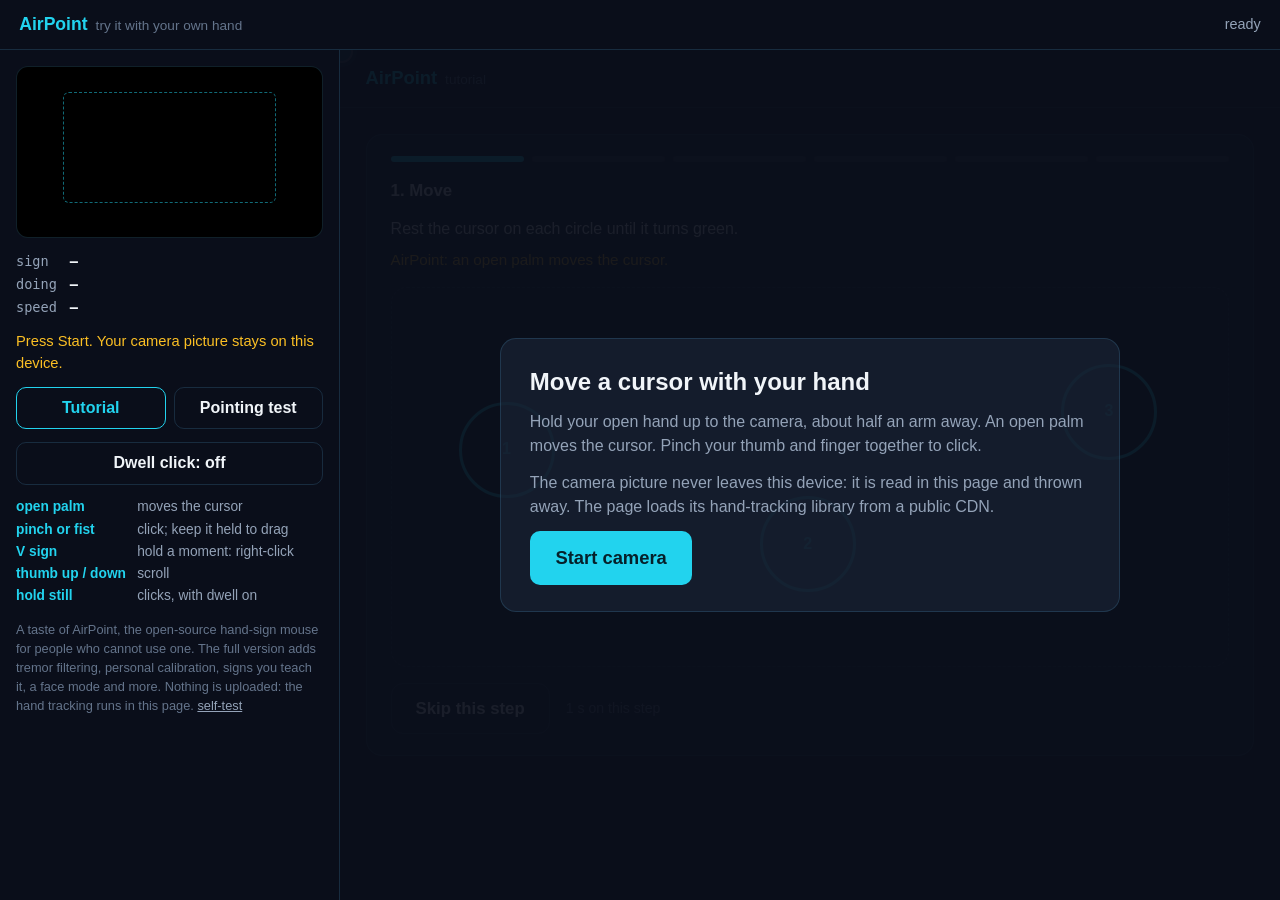
<file: try/index.html>
<!DOCTYPE html>
<html lang="en">
<head>
<meta charset="UTF-8">
<meta name="viewport" content="width=device-width, initial-scale=1.0">
<title>AirPoint — try it</title>
<link rel="stylesheet" href="try.css">
<script>
  // The practice pages (in the frame below) have no server here: they ask this page instead.
  // This must exist before the frame loads; app.js fills in `score` with the ported statistics.
  window.AirPointStatic = {
    who: { participant: "you", device: "airpoint", hand: "right" },
    score: null,
    async api(path, body) {
      if (path === "/api/blocks" && body && this.score) return this.score(body);
      return { running: false, state: null };
    },
  };
</script>
</head>
<body>
<header>
  <div class="logo">AirPoint<span>try it with your own hand</span></div>
  <div class="spacer"></div>
  <div id="status">not started</div>
</header>
<main>
  <aside>
    <div id="view">
      <video id="video" playsinline muted></video>
      <canvas id="overlay"></canvas>
      <div class="box"></div>
    </div>
    <div id="readout">
      <span>sign</span><b id="sign">–</b>
      <span>doing</span><b id="doing">–</b>
      <span>speed</span><b id="fps">–</b>
    </div>
    <div id="tip">Press Start. Your camera picture stays on this device.</div>
    <div class="row">
      <button class="btn ghost on" id="go-tutorial">Tutorial</button>
      <button class="btn ghost" id="go-test">Pointing test</button>
    </div>
    <div class="row">
      <button class="btn ghost" id="dwell" title="for a hand that cannot make a sign">Dwell click: off</button>
    </div>
    <div class="signs">
      <b>open palm</b><span>moves the cursor</span>
      <b>pinch or fist</b><span>click; keep it held to drag</span>
      <b>V sign</b><span>hold a moment: right-click</span>
      <b>thumb up / down</b><span>scroll</span>
      <b>hold still</b><span>clicks, with dwell on</span>
    </div>
    <p class="fine">A taste of AirPoint, the open-source hand-sign mouse for people who cannot use one. The full
      version adds tremor filtering, personal calibration, signs you teach it, a face mode and more.
      Nothing is uploaded: the hand tracking runs in this page. <a href="?selftest">self-test</a></p>
  </aside>
  <section id="stage">
    <iframe id="practice" src="../lab/tutorial.html" title="practice"></iframe>
    <div id="cursor" class="away"><svg id="ring" viewBox="0 0 34 34"><circle cx="17" cy="17" r="15"/></svg></div>
    <div id="welcome">
      <div class="card">
        <h1>Move a cursor with your hand</h1>
        <p>Hold your open hand up to the camera, about half an arm away. An open palm moves the cursor. Pinch your
          thumb and finger together to click.</p>
        <p>The camera picture never leaves this device: it is read in this page and thrown away. The page loads its
          hand-tracking library from a public CDN.</p>
        <p id="welcome-note" class="fine"></p>
        <button class="btn" id="start">Start camera</button>
      </div>
    </div>
  </section>
</main>
<script type="module" src="app.js"></script>
</body>
</html>
</file>
<file: try/try.css>
/* AirPoint — try it in your browser. Same palette as the lab and the dashboard. */
:root {
  --bg: #0a0e1a; --bg2: #111827; --card: rgba(30, 41, 59, 0.55); --line: rgba(100, 200, 255, 0.16);
  --cyan: #22d3ee; --green: #34d399; --amber: #fbbf24; --red: #f87171; --purple: #a78bfa;
  --text: #f1f5f9; --text2: #94a3b8; --muted: #64748b;
  --font: -apple-system, "Segoe UI", Inter, Roboto, sans-serif; --mono: ui-monospace, "SF Mono", Menlo, monospace;
}
* { box-sizing: border-box; margin: 0; padding: 0; }
html, body { height: 100%; }
body { font-family: var(--font); background: var(--bg); color: var(--text); line-height: 1.5; display: flex; flex-direction: column; overflow: hidden; }
header { display: flex; align-items: center; gap: 1rem; padding: 0.7rem 1.2rem; border-bottom: 1px solid var(--line); flex: none; }
header .logo { font-weight: 800; font-size: 1.1rem; color: var(--cyan); }
header .logo span { color: var(--muted); font-weight: 500; margin-left: 0.5rem; font-size: 0.85rem; }
header .spacer { flex: 1; }
#status { color: var(--text2); font-size: 0.9rem; }
#status.bad { color: var(--red); }
#status.good { color: var(--green); }
main { flex: 1; display: flex; min-height: 0; }
aside { width: 340px; flex: none; padding: 1rem; border-right: 1px solid var(--line); display: flex; flex-direction: column; gap: 0.8rem; overflow-y: auto; }
#view { position: relative; width: 100%; aspect-ratio: 16 / 9; background: #000; border-radius: 12px; overflow: hidden; border: 1px solid var(--line); }
#view video, #view canvas { position: absolute; inset: 0; width: 100%; height: 100%; object-fit: cover; }
#view video { transform: scaleX(-1); }                     /* a mirror: move right, the picture moves right */
#view .box { position: absolute; left: 15%; top: 15%; width: 70%; height: 65%; border: 1px dashed rgba(34, 211, 238, 0.5); border-radius: 6px; }
#readout { font-family: var(--mono); font-size: 0.85rem; color: var(--text2); display: grid; grid-template-columns: auto 1fr; gap: 0.15rem 0.8rem; }
#readout b { color: var(--text); font-weight: 600; }
#tip { color: var(--amber); font-size: 0.92rem; min-height: 2.8em; }
.btn { border: 0; border-radius: 10px; padding: 0.7rem 1rem; font-size: 1rem; font-weight: 700; font-family: inherit; cursor: pointer; background: var(--cyan); color: #06202a; }
.btn.ghost { background: transparent; color: var(--text); border: 1px solid var(--line); }
.btn.on { border-color: var(--cyan); color: var(--cyan); }
.btn[disabled] { opacity: 0.4; pointer-events: none; }
.row { display: flex; gap: 0.5rem; flex-wrap: wrap; }
.row .btn { flex: 1; }
.fine { color: var(--muted); font-size: 0.8rem; }
.fine a { color: var(--text2); }
.signs { font-size: 0.86rem; color: var(--text2); display: grid; grid-template-columns: auto 1fr; gap: 0.1rem 0.7rem; }
.signs b { color: var(--cyan); font-weight: 600; }
#stage { flex: 1; position: relative; min-width: 0; overflow: hidden; }
#practice { position: absolute; inset: 0; width: 100%; height: 100%; border: 0; background: var(--bg); }
#cursor { position: absolute; left: 0; top: 0; width: 0; height: 0; pointer-events: none; z-index: 5; }
#cursor.away { opacity: 0.25; }
#cursor::before { content: ""; position: absolute; left: -9px; top: -9px; width: 18px; height: 18px; border-radius: 50%;
                  background: rgba(34, 211, 238, 0.9); border: 2px solid #fff; box-shadow: 0 0 14px rgba(34, 211, 238, 0.9); }
#cursor.down::before { background: var(--purple); transform: scale(0.8); }
#cursor::after { content: ""; position: absolute; left: -20px; top: -20px; width: 40px; height: 40px; border-radius: 50%;
                 border: 3px solid var(--green); opacity: 0; }
#cursor.pulse::after { animation: pulse 0.35s ease-out; }
#cursor.pulse.right::after { border-color: var(--amber); }
@keyframes pulse { from { opacity: 0.9; transform: scale(0.5); } to { opacity: 0; transform: scale(1.5); } }
#ring { position: absolute; left: -17px; top: -17px; width: 34px; height: 34px; transform: rotate(-90deg); }
#ring circle { fill: none; stroke: var(--amber); stroke-width: 4; stroke-dasharray: 94.25; stroke-dashoffset: 94.25; }
#welcome { position: absolute; inset: 0; display: flex; align-items: center; justify-content: center; background: rgba(10, 14, 26, 0.93); z-index: 8; padding: 1.5rem; }
#welcome .card { max-width: 620px; background: var(--card); border: 1px solid var(--line); border-radius: 16px; padding: 1.6rem 1.8rem; }
#welcome h1 { font-size: 1.5rem; margin-bottom: 0.6rem; }
#welcome p { color: var(--text2); margin-bottom: 0.8rem; }
#welcome .btn { font-size: 1.15rem; padding: 1rem 1.6rem; }
.hidden { display: none !important; }
@media (max-width: 820px) {
  main { flex-direction: column; }
  aside { width: auto; flex-direction: row; flex-wrap: wrap; border-right: 0; border-bottom: 1px solid var(--line); padding: 0.6rem; gap: 0.5rem; max-height: 46vh; }
  #view { width: 46%; }
  aside > *:not(#view) { flex: 1 1 46%; }
  .signs, .fine { display: none; }
}
</file>
